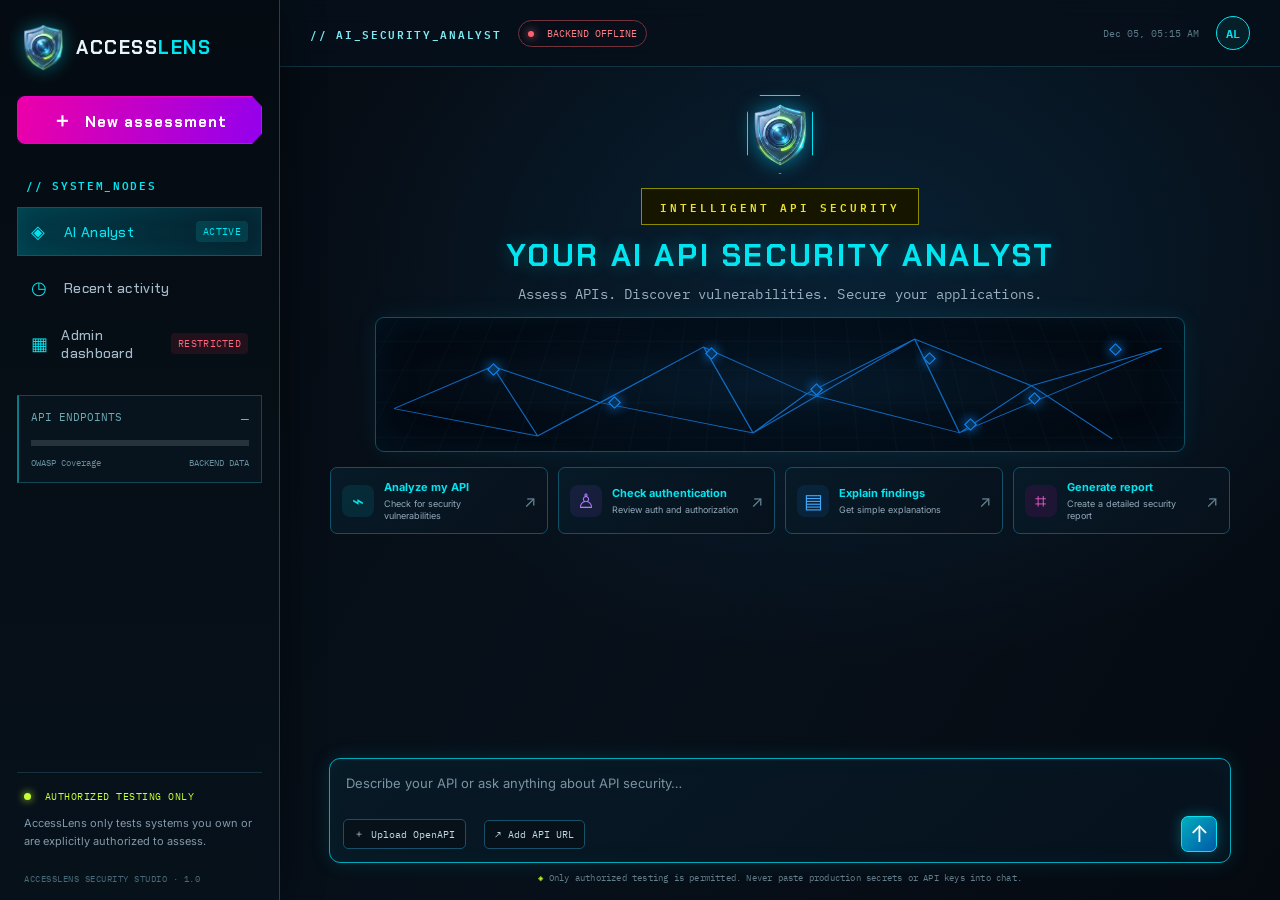
<file: web/accesslens.html>
<!doctype html>
<html lang="en">
<head>
  <meta charset="utf-8">
  <meta name="viewport" content="width=device-width,initial-scale=1">
  <meta name="theme-color" content="#050b12">
  <title>AccessLens — AI API Security Analyst</title>
  <link rel="preconnect" href="https://fonts.googleapis.com">
  <link rel="preconnect" href="https://fonts.gstatic.com" crossorigin>
  <link href="https://fonts.googleapis.com/css2?family=Chakra+Petch:wght@400;500;600;700&family=IBM+Plex+Mono:wght@400;500;600&family=Inter:wght@400;500;600;700;800&display=swap" rel="stylesheet">
  <link rel="stylesheet" href="css/accesslens.css">
  <script src="js/config.js" defer></script>
  <script src="js/api.js" defer></script>
  <script src="js/accesslens.js" defer></script>
</head>
<body>
  <div class="app-shell">
    <aside class="sidebar" id="sidebar">
      <div class="brand-row">
        <img src="assets/accesslens-shield.png" alt="" class="brand-logo">
        <span>ACCESS<span class="brand-accent">LENS</span></span>
        <button class="mobile-close icon-btn" id="closeSidebar" aria-label="Close navigation">×</button>
      </div>
      <button class="new-chat" id="newChat"><span>＋</span> New assessment</button>
      <div class="nav-caption">// SYSTEM_NODES</div>
      <nav class="primary-nav" aria-label="Main navigation">
        <button class="nav-item active" data-view="chat"><span class="nav-icon">◈</span> AI Analyst <span class="nav-tag">ACTIVE</span></button>
        <button class="nav-item" data-view="history"><span class="nav-icon">◷</span> Recent activity</button>
        <button class="nav-item" id="openAdmin"><span class="nav-icon">▦</span> Admin dashboard <span class="nav-tag restricted">RESTRICTED</span></button>
      </nav>
      <div class="sidebar-meter">
        <div class="meter-heading"><span>API ENDPOINTS</span><b id="endpointCount">—</b></div>
        <div class="meter-track"><span></span></div>
        <div class="meter-foot"><span>OWASP Coverage</span><span>BACKEND DATA</span></div>
      </div>
      <div class="sidebar-bottom">
        <span class="live-dot"></span> AUTHORIZED TESTING ONLY
        <p>AccessLens only tests systems you own or are explicitly authorized to assess.</p>
        <div class="sidebar-version">ACCESSLENS SECURITY STUDIO · 1.0</div>
      </div>
    </aside>

    <main class="main-panel">
      <header class="topbar">
        <div class="topbar-left"><button class="icon-btn menu-toggle" id="menuToggle" aria-label="Open navigation">☰</button><span class="terminal-label">// AI_SECURITY_ANALYST</span><span class="connection-pill" id="connection"><i></i> CONNECTING</span></div>
        <div class="topbar-right"><span class="top-date" id="clock"></span><span class="user-avatar">AL</span></div>
      </header>

      <section class="chat-screen" id="chatView">
        <div class="chat-scroll" id="chatScroll">
          <div class="welcome-block" id="welcome">
            <div class="welcome-emblem"><img src="assets/accesslens-shield.png" alt="AccessLens shield"></div>
            <div class="eyebrow">INTELLIGENT API SECURITY</div>
            <h1>YOUR AI API SECURITY ANALYST</h1>
            <p class="welcome-subtitle">Assess APIs. Discover vulnerabilities. Secure your applications.</p>
            <div class="network-visual" aria-hidden="true">
              <div class="network-grid"></div><span class="node n1"></span><span class="node n2"></span><span class="node n3"></span><span class="node n4"></span><span class="node n5"></span><span class="node n6"></span><span class="node n7"></span><span class="node n8"></span>
              <svg viewBox="0 0 900 220" preserveAspectRatio="none"><g fill="none" stroke="#168dff" stroke-width="1.5" opacity=".72"><path d="M20 150 130 80 250 140 365 48 480 125 600 35 730 112 875 50M130 80 180 195 365 48 420 190 600 35 650 190 730 112 820 200M20 150 180 195 250 140 420 190 480 125 650 190 875 50"/></g></svg>
            </div>
            <div class="suggestion-grid">
              <button class="suggestion-card" data-prompt="I want to analyze my API for security vulnerabilities."><span class="suggestion-symbol cyan">⌁</span><span><b>Analyze my API</b><small>Check for security vulnerabilities</small></span><span class="card-arrow">↗</span></button>
              <button class="suggestion-card" data-prompt="Help me check authentication and authorization security."><span class="suggestion-symbol violet">♙</span><span><b>Check authentication</b><small>Review auth and authorization</small></span><span class="card-arrow">↗</span></button>
              <button class="suggestion-card" data-prompt="Explain API security vulnerabilities in simple language."><span class="suggestion-symbol blue">▤</span><span><b>Explain findings</b><small>Get simple explanations</small></span><span class="card-arrow">↗</span></button>
              <button class="suggestion-card" data-prompt="I need a security report for my completed assessment."><span class="suggestion-symbol magenta">⌗</span><span><b>Generate report</b><small>Create a detailed security report</small></span><span class="card-arrow">↗</span></button>
            </div>
          </div>
          <div class="message-list" id="messages" aria-live="polite"></div>
          <div class="scan-panel" id="scanPanel" hidden>
            <div class="scan-panel-head"><span class="scan-pulse"></span><div><b id="scanTitle">Assessment in progress</b><small id="scanStage">Waiting for backend status…</small></div><strong id="scanPercent">—</strong></div>
            <div class="progress-track"><span id="scanProgress"></span></div>
            <div class="scan-meta"><span id="scanId"></span><span id="scanStatus">Awaiting backend</span></div>
          </div>
        </div>

        <div class="composer-wrap">
          <form class="composer" id="chatForm">
            <textarea id="chatInput" rows="1" placeholder="Describe your API or ask anything about API security…" aria-label="Message AccessLens"></textarea>
            <div class="composer-toolbar">
              <div class="composer-tools">
                <label class="tool-button" for="specFile">＋ <span>Upload OpenAPI</span></label>
                <input id="specFile" type="file" accept=".json,.yaml,.yml,application/json,text/yaml" hidden>
                <span id="selectedFile" class="selected-file"></span>
                <button class="tool-button" type="button" id="addUrl">↗ <span>Add API URL</span></button>
              </div>
              <button class="send-button" type="submit" aria-label="Send message">↑</button>
            </div>
          </form>
          <p class="composer-note"><span>◈</span> Only authorized testing is permitted. Never paste production secrets or API keys into chat.</p>
        </div>
      </section>

      <section class="history-screen" id="historyView" hidden>
        <div class="history-heading"><div class="eyebrow">WORKSPACE / SESSION</div><h2>Recent activity</h2><p>Your current conversation history is stored in this browser session only.</p></div>
        <div id="historyList" class="history-list"></div>
      </section>
    </main>
  </div>

  <div class="modal-backdrop" id="scopeModal" hidden>
    <section class="scope-modal" role="dialog" aria-modal="true" aria-labelledby="scopeTitle">
      <div class="modal-kicker">AUTHORIZATION GATE / REQUIRED</div>
      <h2 id="scopeTitle">Confirm your assessment scope</h2>
      <p class="modal-intro">Before AccessLens starts a security assessment, confirm that you are authorized to test this API and define exactly which host and paths are in scope.</p>
      <form id="scopeForm">
        <label for="targetUrl">API base URL</label><input id="targetUrl" type="url" placeholder="https://api.example.com" required>
        <label for="allowedPaths">Allowed paths <small>Comma-separated, absolute paths</small></label><input id="allowedPaths" type="text" value="/" placeholder="/, /v1/users, /v1/orders" required>
        <div class="scope-host" id="scopeHost">HOST SCOPE WILL APPEAR HERE</div>
        <label class="consent-row"><input type="checkbox" id="authorizationCheck" required><span>I own this API or have explicit permission to perform security testing on this host and the paths listed above.</span></label>
        <div class="credential-warning"><b>Credential safety</b><span>Do not enter API keys, passwords, or production secrets here. The current backend contract does not provide a secure credential-vault workflow.</span></div>
        <div class="modal-actions"><button type="button" class="secondary-button" id="cancelScope">Cancel</button><button type="submit" class="primary-button" id="confirmScope">Confirm authorized scope</button></div>
      </form>
    </section>
  </div>

  <div class="toast" id="toast" role="status" aria-live="polite"></div>
</body>
</html>
</file>
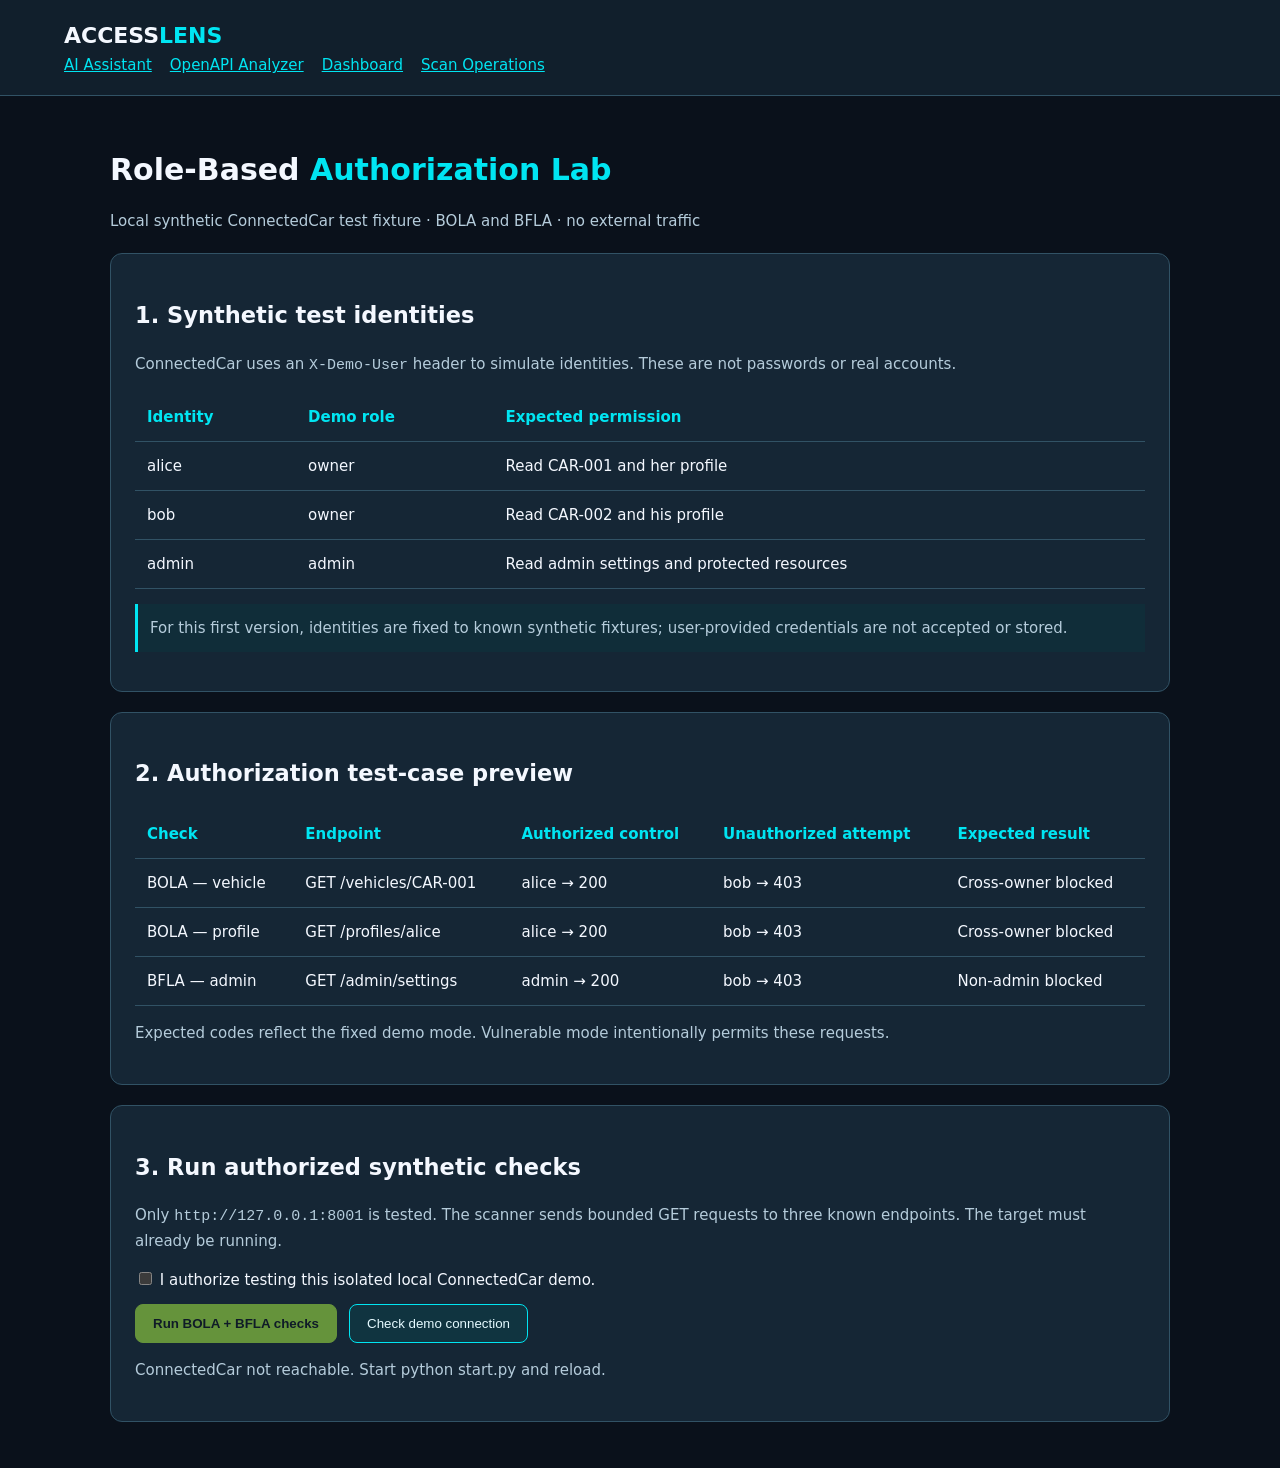
<file: web/authorization-lab.html>
<!doctype html><html lang="en"><head><meta charset="utf-8"><meta name="viewport" content="width=device-width,initial-scale=1"><title>AccessLens | Authorization Lab</title><style>:root{color-scheme:dark}*{box-sizing:border-box}body{margin:0;background:#0a111b;color:#f4f8ff;font:15px/1.6 system-ui,Segoe UI,sans-serif}header{background:#111f2c;border-bottom:1px solid #315265;padding:18px 5%}header b{font-size:22px}header b span,h1 span{color:#00e5f2}nav{display:flex;gap:18px;flex-wrap:wrap}a{color:#00e5f2}main{max-width:1100px;margin:auto;padding:30px 20px}section{background:#152635;border:1px solid #315265;border-radius:12px;padding:24px;margin:20px 0}p,small{color:#b5ccdb}h1{margin-bottom:0}button{background:#103440;border:1px solid #00e5f2;color:#e5faff;border-radius:8px;padding:11px 17px;cursor:pointer}button.primary{background:#b5ff42;border-color:#b5ff42;color:#0a111b;font-weight:700}button:disabled{opacity:.5}label{display:block;margin:12px 0}input[type=checkbox]{accent-color:#b5ff42}table{width:100%;border-collapse:collapse;min-width:650px}th,td{padding:12px;border-bottom:1px solid #315265;text-align:left}th{color:#00e5f2} .wrap{overflow:auto}.note{padding:12px;background:#102d39;border-left:3px solid #00e5f2}.status{font-weight:700}.fail{color:#ff9a9a}.pass{color:#b5ff42}.inconclusive{color:#ffe1a1}.actions{display:flex;gap:12px;flex-wrap:wrap}.mono{font-family:ui-monospace,monospace}</style></head><body><header><b>ACCESS<span>LENS</span></b><nav><a href="user-portal.html">AI Assistant</a><a href="openapi-analyzer.html">OpenAPI Analyzer</a><a href="dashboard-preview.html">Dashboard</a><a href="admin-live.html">Scan Operations</a></nav></header><main><h1>Role-Based <span>Authorization Lab</span></h1><p>Local synthetic ConnectedCar test fixture · BOLA and BFLA · no external traffic</p><section><h2>1. Synthetic test identities</h2><p>ConnectedCar uses an <code>X-Demo-User</code> header to simulate identities. These are not passwords or real accounts.</p><div class="wrap"><table><thead><tr><th>Identity</th><th>Demo role</th><th>Expected permission</th></tr></thead><tbody><tr><td>alice</td><td>owner</td><td>Read CAR-001 and her profile</td></tr><tr><td>bob</td><td>owner</td><td>Read CAR-002 and his profile</td></tr><tr><td>admin</td><td>admin</td><td>Read admin settings and protected resources</td></tr></tbody></table></div><p class="note">For this first version, identities are fixed to known synthetic fixtures; user-provided credentials are not accepted or stored.</p></section><section><h2>2. Authorization test-case preview</h2><div class="wrap"><table><thead><tr><th>Check</th><th>Endpoint</th><th>Authorized control</th><th>Unauthorized attempt</th><th>Expected result</th></tr></thead><tbody><tr><td>BOLA — vehicle</td><td>GET /vehicles/CAR-001</td><td>alice → 200</td><td>bob → 403</td><td>Cross-owner blocked</td></tr><tr><td>BOLA — profile</td><td>GET /profiles/alice</td><td>alice → 200</td><td>bob → 403</td><td>Cross-owner blocked</td></tr><tr><td>BFLA — admin</td><td>GET /admin/settings</td><td>admin → 200</td><td>bob → 403</td><td>Non-admin blocked</td></tr></tbody></table></div><p>Expected codes reflect the fixed demo mode. Vulnerable mode intentionally permits these requests.</p></section><section><h2>3. Run authorized synthetic checks</h2><p>Only <span class="mono">http://127.0.0.1:8001</span> is tested. The scanner sends bounded GET requests to three known endpoints. The target must already be running.</p><label><input type="checkbox" id="consent"> I authorize testing this isolated local ConnectedCar demo.</label><div class="actions"><button id="run" class="primary" disabled>Run BOLA + BFLA checks</button><button id="refresh" type="button">Check demo connection</button></div><p id="connection" role="status"></p><p id="status" role="status"></p></section><section id="results" hidden><h2>4. Evidence and verdicts</h2><p id="scan-summary"></p><div class="wrap"><table><thead><tr><th>Test</th><th>Endpoint</th><th>Verdict</th><th>Evidence</th><th>Remediation</th></tr></thead><tbody id="findings"></tbody></table></div><p class="note">Evidence is limited to response status codes and scanner observations. Full HTTP request/response capture is not implemented.</p><div class="actions"><a id="report" href="#" target="_blank" rel="noopener">Open printable report</a><a id="dashboard" href="dashboard-preview.html">View dashboard</a></div></section></main><script>"use strict";const el=id=>document.getElementById(id),API="http://127.0.0.1:8000",TARGET="http://127.0.0.1:8001";el("consent").addEventListener("change",()=>el("run").disabled=!el("consent").checked);function td(tr,value){const c=document.createElement("td");c.textContent=String(value??"—");tr.append(c)}async function check(){el("connection").textContent="Checking local demo...";try{const r=await fetch(TARGET+"/health",{signal:AbortSignal.timeout(5000)});if(!r.ok)throw Error("HTTP "+r.status);const data=await r.json();el("connection").textContent="ConnectedCar online · mode: "+data.mode+" · "+data.service}catch{el("connection").textContent="ConnectedCar not reachable. Start python start.py and reload."}}el("refresh").addEventListener("click",check);el("run").addEventListener("click",async()=>{if(!el("consent").checked)return;el("run").disabled=true;el("status").textContent="Running authorized local synthetic checks...";el("results").hidden=true;try{const r=await fetch(API+"/api/v1/scans",{method:"POST",headers:{"Content-Type":"application/json"},body:JSON.stringify({target_url:TARGET,approved_scope:["/vehicles","/profiles","/admin"],mode:"vulnerable",authorized:true})});const job=await r.json();if(!r.ok||job.status!=="completed")throw Error(job.message||job.detail||"Scan did not complete");const auth=job.findings.filter(f=>f.type==="BOLA"||f.type==="Broken Function Level Authorization");el("findings").replaceChildren();for(const f of auth){const tr=document.createElement("tr");td(tr,f.type);td(tr,f.endpoint);td(tr,f.verdict);td(tr,JSON.stringify(f.evidence||{}));td(tr,f.recommendation||"Review authorization enforcement");el("findings").append(tr)}el("scan-summary").textContent=auth.length+" authorization checks · "+auth.filter(f=>f.verdict==="FAIL").length+" failed · "+auth.filter(f=>f.verdict==="PASS").length+" passed";el("report").href=API+"/api/v1/scans/"+encodeURIComponent(job.id)+"/report/html";el("results").hidden=false;el("status").textContent="Completed. Findings recorded by the existing AccessLens scanner."}catch(e){el("status").textContent="Unable to run: "+e.message}finally{el("run").disabled=!el("consent").checked}});check();</script></body></html>
</file>
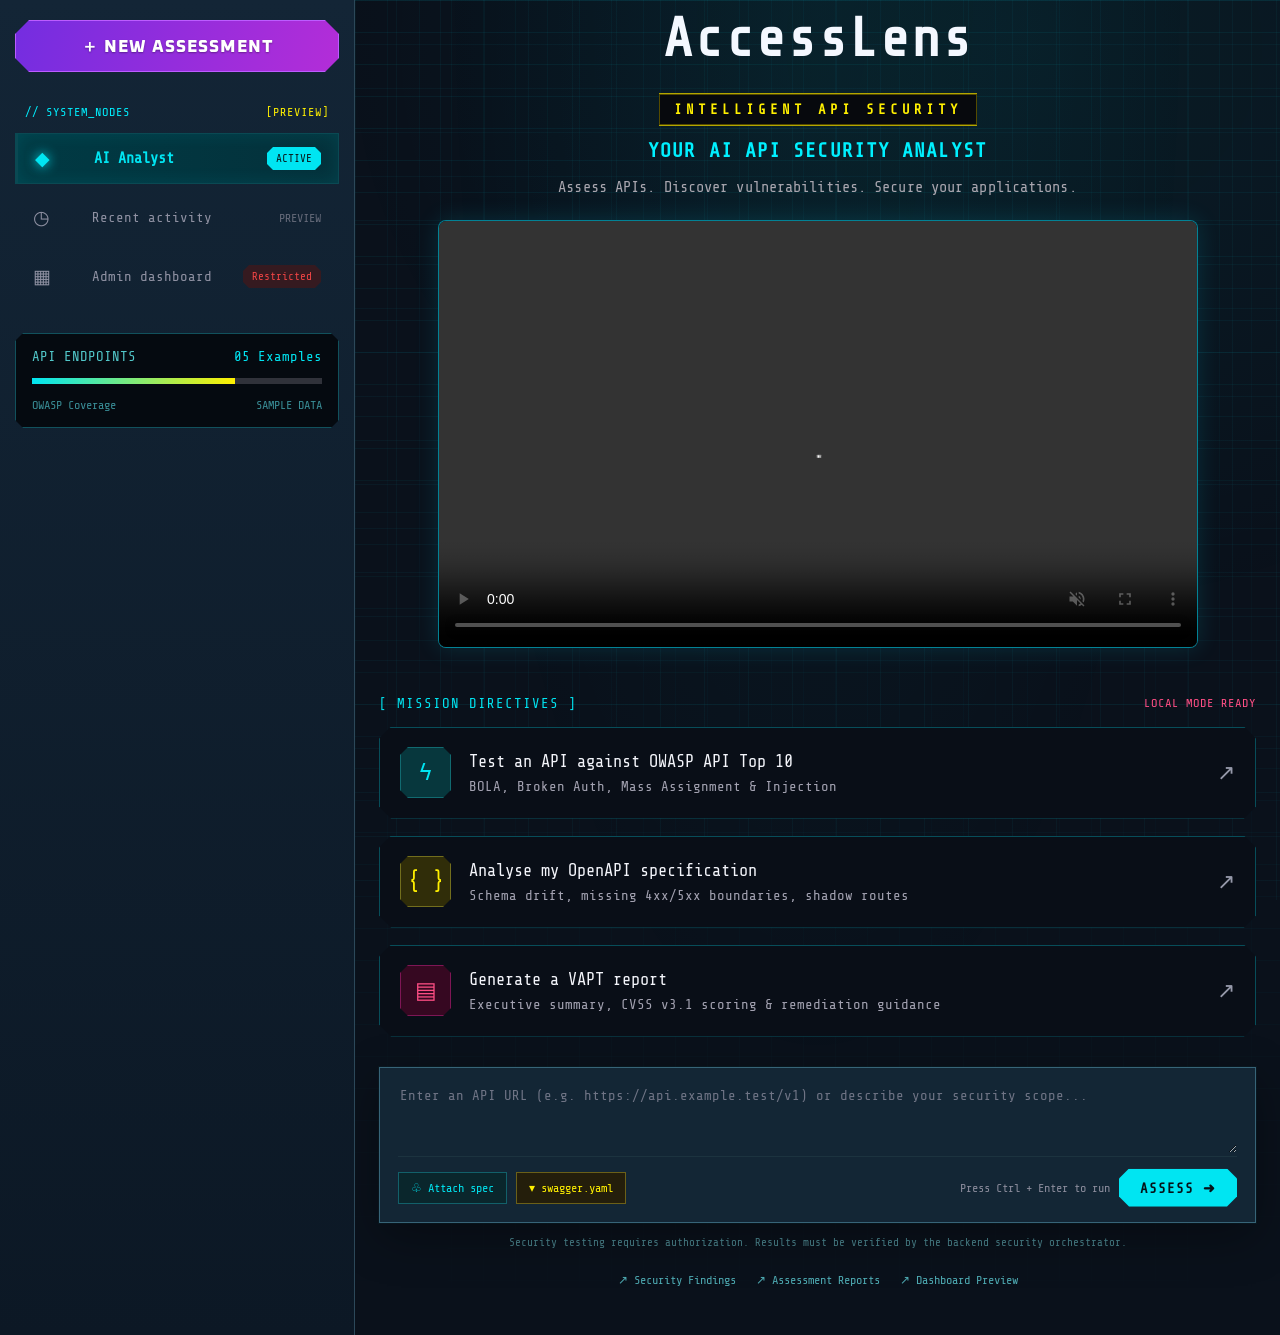
<file: web/cyber-home-reference.html>
<!DOCTYPE html>

<html lang="en"><head><meta charset="utf-8"/><meta content="width=device-width,initial-scale=1" name="viewport"/><title>AccessLens // Cyber Sec Terminal</title>
<style>
@import url('https://fonts.googleapis.com/css2?family=Chakra+Petch:wght@400;500;600;700&family=Oxanium:wght@400;500;600;700;800&family=Share+Tech+Mono&display=swap');
:root{--bg:#0D1117;--side:#161B22;--card:#161B22;--cyan:#00F0FF;--pink:#C084FC;--yellow:#F59E0B;--gray:#8B949E;--line:#2A3B4C;--mono:'Share Tech Mono',Consolas,monospace;--display:'Oxanium','Chakra Petch',sans-serif}*{box-sizing:border-box}html{scroll-behavior:smooth}body{margin:0;background:var(--bg);color:#e7f7ff;font-family:var(--mono);font-size:14px}button,textarea,input{font:inherit}button{cursor:pointer}button:focus-visible,a:focus-visible,textarea:focus-visible,input:focus-visible{outline:2px solid var(--cyan);outline-offset:3px}a{color:inherit;text-decoration:none}.top{height:57px;background:#0D1117;border-bottom:1px solid #30363D;display:grid;grid-template-columns:1fr auto;align-items:center;padding:0 22px;position:relative;z-index:2}.identity{font-family:var(--display);font-size:16px;font-weight:800;letter-spacing:2px;color:var(--cyan);text-shadow:0 0 15px #00f0ff80;white-space:nowrap}.identity .diamond{display:inline-block;background:var(--pink);width:15px;height:15px;transform:rotate(45deg);margin-right:13px;box-shadow:0 0 14px #C084FC99}.version{display:inline-block;font:11px var(--mono);letter-spacing:0;margin-left:10px;padding:4px 9px;color:#00F0FF;border:1px solid #2A3B4C;text-shadow:none}.themes{height:100%;display:flex;align-items:center;gap:6px;border-left:1px solid #22303c;border-right:1px solid #22303c;padding:0 7px}.theme{font-family:'Chakra Petch',sans-serif;font-weight:700;color:#448d96;padding:10px 14px;border:1px solid transparent;background:none}.theme.active{border:1px solid var(--cyan);border-radius:3px;color:var(--cyan);background:#07262c;box-shadow:0 0 13px #00f0ff55,inset 0 0 8px #00f0ff20}.design{justify-self:end;background:#24162F;border:1px solid #694389;color:#C084FC;padding:10px 18px;clip-path:polygon(6% 0,94% 0,100% 20%,100% 80%,94% 100%,6% 100%,0 80%,0 20%);font-weight:700}.layout{display:grid;grid-template-columns:352px minmax(0,1fr);min-height:calc(100vh - 57px)}.sidebar{background:#161B22;border-right:1px solid #1d3641;display:flex;flex-direction:column;min-height:calc(100vh - 57px)}.side-top{padding:20px 12px}.new{height:52px;width:100%;background:linear-gradient(95deg,#C084FC,#A855F7);color:#fff;border:0;clip-path:polygon(14px 0,calc(100% - 14px) 0,100% 14px,100% calc(100% - 14px),calc(100% - 14px) 100%,14px 100%,0 calc(100% - 14px),0 14px);font:800 17px var(--display);letter-spacing:1px;text-shadow:0 1px 2px #0005;box-shadow:inset 0 0 0 1px #C084FC}.new:hover{filter:brightness(1.15)}.side-label{display:flex;justify-content:space-between;margin:33px 10px 14px;color:#00F0FF;letter-spacing:1px;font-size:12px}.side-label b{color:var(--yellow);font-weight:400}.nav{display:grid;gap:8px}.nav-item{display:flex;align-items:center;gap:17px;padding:13px 17px;color:#8f91a2;min-height:50px;border:1px solid transparent}.nav-item .ico{font-size:19px;width:42px;text-align:left}.nav-item.active{background:linear-gradient(90deg,#05383c,#0b3036);border-color:#0e6670;border-left:3px solid var(--cyan);color:var(--cyan);box-shadow:inset 0 0 18px #00f0ff18}.nav-item.active .ico{text-shadow:0 0 12px var(--cyan)}.nav-item strong{font-size:15px}.nav-item small{margin-left:auto;color:#071315;background:var(--cyan);padding:5px 9px;clip-path:polygon(6px 0,calc(100% - 6px) 0,100% 6px,100% calc(100% - 6px),calc(100% - 6px) 100%,6px 100%,0 calc(100% - 6px),0 6px);font-size:11px}.nav-item .restricted{background:#351A20;color:#EF4444}.nav-item .logs{margin-left:auto;font-size:12px;color:#666b7a}.meter{margin-top:31px;padding:15px 16px;border:1px solid #11515c;background:#07131b;clip-path:polygon(8px 0,calc(100% - 8px) 0,100% 8px,100% calc(100% - 8px),calc(100% - 8px) 100%,8px 100%,0 calc(100% - 8px),0 8px)}.meter-row{display:flex;justify-content:space-between;color:#52c8ca}.meter-row b{color:var(--cyan);font-weight:500}.meter-track{height:6px;margin:14px 0;background:#30323a;position:relative}.meter-track span{display:block;width:70%;height:100%;background:linear-gradient(90deg,var(--cyan),var(--yellow))}.meter-bottom{display:flex;justify-content:space-between;font-size:12px;color:#398d96}.side-foot{margin-top:auto;border-top:1px solid #1d3441;padding:20px 12px 18px;line-height:1.7;color:#9697a8;font-size:12px}.side-foot strong{display:block;color:var(--yellow);margin:0 0 8px 18px}.workspace{min-width:0;position:relative;overflow:hidden;background:radial-gradient(ellipse 60% 42% at 51% 23%,rgba(56,7,45,.15),transparent 80%),#0D1117}.workspace:before{content:"";pointer-events:none;position:absolute;inset:0 0 auto;height:530px;background-image:linear-gradient(#0af6ee09 1px,transparent 1px),linear-gradient(90deg,#0af6ee09 1px,transparent 1px);background-size:24px 24px;mask-image:linear-gradient(#000,transparent)}.workspace:after{content:"";position:absolute;left:50%;top:0;transform:translateX(-50%);width:64px;height:10px;border-top:2px solid var(--cyan);background:#00fff016;clip-path:polygon(0 0,100% 0,85% 100%,15% 100%);pointer-events:none}.inner{position:relative;width:min(960px,calc(100% - 48px));margin:32px auto 48px}.hero{text-align:center}.eyebrow{display:inline-block;border-top:1px solid #8e7c1a;border-bottom:1px solid #8e7c1a;padding:7px 16px;color:var(--yellow);font-size:14px;letter-spacing:3px;background:#17120b}.hero h1{font:800 clamp(52px,5.2vw,78px)/1 var(--display);letter-spacing:5px;margin:18px 0 10px;color:#f0faff;text-shadow:0 0 18px #dffaff4d}.hero h1 span{color:var(--cyan);text-shadow:0 0 22px #00f0ff9e}.hero h1 sup{font:13px var(--mono);color:#C084FC;vertical-align:middle;letter-spacing:0}.hero h2{font-size:20px;color:var(--cyan);letter-spacing:1px;margin:14px 0 18px}.hero p{font-size:16px;color:#aaa8b4;margin:0}.directive-head{display:flex;justify-content:space-between;align-items:center;margin:47px 0 16px;color:var(--cyan);letter-spacing:1px}.directive-head span:last-child{color:var(--pink);font-size:12px}.tasks{display:grid;gap:17px}.task{width:100%;text-align:left;min-height:92px;display:flex;align-items:center;gap:18px;padding:15px 20px;background:#161B22;border:1px solid #12454d;clip-path:polygon(12px 0,calc(100% - 12px) 0,100% 12px,100% calc(100% - 12px),calc(100% - 12px) 100%,12px 100%,0 calc(100% - 12px),0 12px);color:#f4f5fb;transition:background .15s,border-color .15s}.task:hover{background:#101a25;border-color:var(--cyan)}.task .glyph{width:51px;height:51px;display:grid;place-items:center;flex:none;font-size:23px;clip-path:polygon(8px 0,calc(100% - 8px) 0,100% 8px,100% calc(100% - 8px),calc(100% - 8px) 100%,8px 100%,0 calc(100% - 8px),0 8px)}.task:nth-child(1) .glyph{background:#07373d;color:var(--cyan);border:1px solid #116a70}.task:nth-child(2) .glyph{background:#302d09;color:var(--yellow);border:1px solid #726e1d}.task:nth-child(3) .glyph{background:#360821;color:var(--pink);border:1px solid #7e1655}.task .copy{flex:1}.task strong{font-size:17px;font-weight:500}.task small{display:block;color:#a3a2b1;font-size:14px;margin-top:8px}.task .arrow{font-size:22px;color:#9699aa}.composer{margin-top:30px;border:1px solid #087d87;border-top:2px solid var(--cyan);padding:15px 18px;background:#161B22;box-shadow:0 0 18px #00f0ff12}.composer textarea{width:100%;min-height:70px;background:transparent;color:#effcff;border:0;resize:vertical;outline:none;line-height:1.5}.composer textarea::placeholder{color:#6f7485}.compose-foot{display:flex;gap:9px;align-items:center;border-top:1px solid #1c333f;padding-top:12px}.attach,.sample{padding:8px 12px;border:1px solid #12606a;color:var(--cyan);background:#0a262c;font-size:12px}.sample{color:var(--yellow);border-color:#6b6018;background:#241e0b}.shortcut{margin-left:auto;color:#8b8c9c;font-size:12px}.assess{border:0;background:var(--cyan);color:#061219;padding:11px 21px;font-weight:bold;letter-spacing:1px;clip-path:polygon(10px 0,calc(100% - 10px) 0,100% 10px,100% calc(100% - 10px),calc(100% - 10px) 100%,10px 100%,0 calc(100% - 10px),0 10px);box-shadow:0 0 15px #00f0ff33}.disclaimer{font-size:11px;color:#41747c;text-align:center;margin-top:13px}.console{display:none;margin-top:20px;border:1px solid #145c67;background:#09121a;padding:18px}.console.open{display:block}.console h3{color:var(--cyan);margin:0 0 10px}.console p{line-height:1.6;color:#a5b6c0}.scope{display:grid;grid-template-columns:1fr 1fr;gap:12px}.scope label{color:var(--yellow)}.scope input{display:block;width:100%;margin-top:7px;padding:10px;background:#060b12;border:1px solid #31505d;color:white}.confirm{margin-top:12px;background:#12372F;color:var(--cyan);border:1px solid var(--cyan);padding:11px}.utility{display:flex;gap:20px;justify-content:center;margin-top:24px;font-size:12px;color:#4da9b1}.utility a:hover{color:var(--cyan)}@media(max-width:1350px){.top{grid-template-columns:1fr auto}.design{display:none}.layout{grid-template-columns:285px 1fr}.hero h1{font-size:clamp(45px,5vw,70px)}}@media(max-width:900px){.layout{grid-template-columns:230px 1fr}.identity{font-size:12px}.top{padding:0 12px}.theme{padding:8px}.side-top{padding:15px 8px}.task strong{font-size:14px}.task small{font-size:12px}.hero h1{letter-spacing:2px}.inner{width:calc(100% - 30px)}}@media(max-width:650px){.top{height:auto;min-height:55px;display:flex;flex-wrap:wrap;justify-content:center;padding:12px;gap:10px}.identity{white-space:normal;text-align:center}.layout{display:block}.sidebar{min-height:0}.side-top{padding:12px}.side-label,.meter,.side-foot{display:none}.nav{display:flex;overflow:auto}.nav-item{padding:10px;white-space:nowrap}.nav-item small,.nav-item .logs{display:none}.inner{margin:28px auto;width:calc(100% - 24px)}.hero h1{font-size:clamp(37px,9vw,56px)}.hero h2{font-size:15px}.hero p{font-size:13px}.directive-head{margin-top:35px}.task{min-height:80px;padding:12px;gap:10px}.task .glyph{width:38px;height:38px}.task strong{font-size:13px}.task small{font-size:11px}.scope{grid-template-columns:1fr}.shortcut{display:none}.composer{padding:10px}.assess{padding:10px}}
.hero-mark{width:80px;height:80px;margin:0 auto 20px;display:grid;place-items:center;background:#102832;border:2px solid #00f0ff;clip-path:polygon(14% 0,86% 0,100% 14%,100% 86%,86% 100%,14% 100%,0 86%,0 14%);box-shadow:0 0 22px rgba(0,240,255,.18)}.hero-mark svg{width:36px;height:36px;stroke:#030d12;fill:none;stroke-width:2.6;stroke-linecap:round;stroke-linejoin:round}.hero .eyebrow{color:#ffe500;border-color:#b9aa00;background:#0d1117;letter-spacing:4px;font-weight:700;padding:8px 15px;box-shadow:inset 0 0 0 1px #554b00}
/* Reference-matched typography and subtle cyber terminal lines */
@import url('https://fonts.googleapis.com/css2?family=Orbitron:wght@500;600;700;800;900&family=Rajdhani:wght@500;600;700&family=Share+Tech+Mono&display=swap');
.workspace{background:radial-gradient(ellipse 62% 27% at 50% 12%,rgba(0,240,255,.055),transparent 82%),#0D1117}
.workspace::before{height:100%;background-image:repeating-linear-gradient(to bottom,rgba(222,26,112,.10) 0px,rgba(222,26,112,.10) 1px,transparent 1px,transparent 5px),linear-gradient(90deg,rgba(0,240,255,.035) 1px,transparent 1px);background-size:100% 5px,64px 100%;mask-image:linear-gradient(to bottom,rgba(0,0,0,.88),rgba(0,0,0,.22) 70%,transparent);opacity:.55}
.hero h1{font-family:'Orbitron','Arial Black',sans-serif;font-weight:900;font-size:clamp(42px,5.6vw,86px);letter-spacing:1.5px;line-height:1.14;margin:18px 0 10px;color:#f8fcff;text-shadow:0 0 18px rgba(255,255,255,.18);white-space:nowrap}
.hero h1 span{color:#00F0FF;text-shadow:0 0 20px rgba(0,240,255,.48)}
.hero h2{font-family:'Share Tech Mono',Consolas,monospace;font-weight:700;color:#00F0FF;font-size:clamp(14px,1.55vw,22px);letter-spacing:1.1px;margin:13px 0 16px}
.hero p{font-family:'Share Tech Mono',Consolas,monospace;color:#a9a6af;font-size:clamp(12px,1.2vw,17px);letter-spacing:.1px}
@media(max-width:650px){.hero h1{font-size:clamp(29px,8.3vw,54px);letter-spacing:0}.hero h2{font-size:14px}.hero p{font-size:12px}}

/* Only the ACCESSLENS wordmark is updated to match the supplied reference. */
@import url('https://fonts.googleapis.com/css2?family=Tektur:wght@800;900&display=swap');
.hero h1{font-family:'Tektur','Orbitron','Arial Black',sans-serif;font-weight:900;font-variation-settings:'wdth' 100;letter-spacing:1px;font-size:clamp(40px,5.7vw,84px);line-height:1.04;white-space:nowrap;color:#f7fdff;text-shadow:0 0 12px rgba(255,255,255,.12)}
.hero h1 span{color:#00F0FF;text-shadow:0 0 16px rgba(0,240,255,.28)}
@media(max-width:650px){.hero h1{font-size:clamp(28px,8vw,54px);letter-spacing:0}}
.hero h1.exact-wordmark{margin:18px auto 10px;line-height:1;max-width:100%;width:min(692px,100%)}.hero h1.exact-wordmark img{display:block;width:100%;height:auto;object-fit:contain;filter:drop-shadow(0 0 7px rgba(0,240,255,.12))}
/* Screenshot-matched Cyber Funk layout — visual-only refinements. */
:root{--bg:#05070c;--side:#070b11;--card:#0a0f18;--cyan:#00e9f5;--pink:#f500a9;--yellow:#fff000;--line:#123943}
body{background:#05070c}
.layout{min-height:100vh;grid-template-columns:355px minmax(0,1fr)}
.sidebar{background:#070b11;min-height:100vh;border-right:1px solid #07505a}
.side-top{padding:20px 15px}
.new{background:linear-gradient(100deg,#ff008c 0%,#e500b7 48%,#8700ff 100%);font-size:17px}
.side-label{margin-top:33px}
.nav-item.active{background:linear-gradient(90deg,#003a44,#04313b);border-color:#0a4953}
.meter{background:#050a10}
.workspace{background:radial-gradient(ellipse 57% 37% at 50% 24%,rgba(95,6,65,.16),transparent 78%),#05070c}
.workspace::before{inset:0;height:100%;background-image:linear-gradient(to right,rgba(0,236,255,.043) 1px,transparent 1px),repeating-linear-gradient(to bottom,rgba(0,238,255,.027) 0px,rgba(0,238,255,.027) 1px,transparent 1px,transparent 5px),linear-gradient(to bottom,rgba(234,0,122,.03) 1px,transparent 1px);background-size:40px 100%,100% 5px,100% 21px;mask-image:linear-gradient(to bottom,#000 0%,rgba(0,0,0,.92) 55%,transparent 100%);opacity:1}
.workspace::after{display:none}
.inner{width:min(960px,calc(100% - 48px));margin:8px auto 48px}
.hero-mark{margin:0 auto 20px}
.hero .eyebrow{color:#fff000;border-color:#b2a600;background:#07090d}
.hero h1.exact-wordmark{margin:20px auto 12px;width:min(692px,100%)}
.hero h2{color:#00f0ff}
.directive-head{margin-top:48px}
.task{background:#090e17;border-color:#074d59}
.task:hover{background:#101b25}
.composer{background:#090e17}
@media(max-width:900px){.layout{grid-template-columns:230px minmax(0,1fr)}}
@media(max-width:650px){.layout{display:block}.sidebar{min-height:0}.inner{margin:22px auto 40px}}

/* Uploaded AccessLens logo, without changing existing page design */
.hero h1.exact-wordmark{width:min(740px,100%)!important;margin:16px auto 10px!important}
.hero h1.exact-wordmark img{width:100%!important;height:clamp(150px,25vw,275px)!important;object-fit:contain!important;border-radius:8px}
 .hero-mark img{width:58px;height:64px;object-fit:contain;display:block}
 .hero-mark img{display:block;width:100%;height:100%;object-fit:contain;font-size:0;color:transparent}.hero-mark{overflow:hidden;display:flex;align-items:center;justify-content:center} </style><style id="cyber-scanline-background">
/* Cyber terminal background only; all existing elements remain unchanged. */
.workspace {
  background:
    radial-gradient(ellipse 72% 46% at 50% 22%, rgba(0,240,255,.055), transparent 76%),
    radial-gradient(ellipse 66% 44% at 50% 45%, rgba(192,132,252,.065), transparent 82%),
    repeating-linear-gradient(to bottom, transparent 0px, transparent 3px, rgba(195,50,133,.085) 4px, transparent 5px),
    linear-gradient(180deg,#0a1018 0%,#0d1019 65%,#0d1117 100%);
}
.workspace::before {
  content:"";
  position:absolute;
  inset:0;
  height:auto;
  pointer-events:none;
  background-image:
    linear-gradient(rgba(0,240,255,.075) 1px,transparent 1px),
    linear-gradient(90deg,rgba(0,240,255,.048) 1px,transparent 1px);
  background-size:32px 32px;
  -webkit-mask-image:linear-gradient(to bottom,rgba(0,0,0,.85),rgba(0,0,0,.34) 70%,transparent);
  mask-image:linear-gradient(to bottom,rgba(0,0,0,.85),rgba(0,0,0,.34) 70%,transparent);
  z-index:0;
}
.inner {position:relative;z-index:1}
@media (prefers-reduced-motion:no-preference) {
  .workspace {background-attachment:local}
}
</style><style>
.project-video-section{max-width:940px;margin:34px auto 38px;padding:22px;border:1px solid rgba(0,229,255,.36);background:rgba(4,13,27,.83);box-shadow:0 0 28px rgba(0,229,255,.10);text-align:center}
.project-video-section h2{font-family:inherit;color:#00e5ff;letter-spacing:2px;font-size:clamp(18px,2.5vw,26px);margin:0 0 10px}
.project-video-section p{color:#a8b8c8;margin:0 0 18px}
.project-video-section video{display:block;width:100%;height:auto;max-height:520px;background:#020710;border:1px solid rgba(0,229,255,.55);border-radius:5px}
</style><style>
/* Video directly beneath homepage tagline; original Cyber Funk styling preserved. */
.hero-project-video{width:min(100%,760px);margin:24px auto 10px;position:relative;z-index:2}
.hero-project-video video{display:block;width:100%;height:auto;max-height:430px;aspect-ratio:16/9;object-fit:contain;background:#050914;border:1px solid rgba(0,229,255,.55);border-radius:8px;box-shadow:0 0 25px rgba(0,229,255,.14)}
@media(max-width:640px){.hero-project-video{margin:16px auto 8px}}
</style><link rel="stylesheet" href="css/accesslens-palette.css?v=unified-20261031"></head><body>

<div class="layout"><aside class="sidebar"><div class="side-top"><button class="new" id="new">＋ NEW ASSESSMENT</button><div class="side-label"><span>// SYSTEM_NODES</span><b>[PREVIEW]</b></div><nav class="nav"><a class="nav-item active" href="cyber-home-reference.html"><span class="ico">◆</span><strong>AI Analyst</strong><small>ACTIVE</small></a><a class="nav-item" href="dashboard-preview.html"><span class="ico">◷</span>Recent activity<span class="logs">PREVIEW</span></a><a class="nav-item" href="dashboard-preview.html"><span class="ico">▦</span>Admin dashboard<small class="restricted">Restricted</small></a></nav><div class="meter"><div class="meter-row"><span>API ENDPOINTS</span><b>05 Examples</b></div><div class="meter-track"><span></span></div><div class="meter-bottom"><span>OWASP Coverage</span><span>SAMPLE DATA</span></div></div></div></aside>
<main class="workspace"><div class="inner"><section class="hero"><div style="font-size:clamp(32px,5vw,54px);font-weight:800;letter-spacing:2px;margin-bottom:24px">AccessLens</div><div class="eyebrow">INTELLIGENT API SECURITY</div><h2>YOUR AI API SECURITY ANALYST</h2><p>Assess APIs. Discover vulnerabilities. Secure your applications.</p><div class="hero-project-video" aria-label="AccessLens project demonstration">
  <video controls autoplay muted playsinline preload="auto" aria-label="AccessLens demonstration video" style="cursor:pointer">
    <source src="./assets/project-video-fixed.mp4" type="video/mp4">
    Your browser does not support HTML5 video.
  </video>
</div></section><div class="directive-head"><span>[ MISSION DIRECTIVES ]</span><span>LOCAL MODE READY</span></div><section aria-label="Suggested tasks" class="tasks"><button class="task" data-task="Test an API against OWASP API Top 10"><span class="glyph">ϟ</span><span class="copy"><strong>Test an API against OWASP API Top 10</strong><small>BOLA, Broken Auth, Mass Assignment &amp; Injection</small></span><span class="arrow">↗</span></button><button class="task" data-task="Analyse my OpenAPI specification"><span class="glyph">{ }</span><span class="copy"><strong>Analyse my OpenAPI specification</strong><small>Schema drift, missing 4xx/5xx boundaries, shadow routes</small></span><span class="arrow">↗</span></button><button class="task" data-task="Generate a VAPT report"><span class="glyph">▤</span><span class="copy"><strong>Generate a VAPT report</strong><small>Executive summary, CVSS v3.1 scoring &amp; remediation guidance</small></span><span class="arrow">↗</span></button></section><section aria-label="Assessment request" class="composer"><textarea aria-label="Assessment prompt" id="prompt" placeholder="Enter an API URL (e.g. https://api.example.test/v1) or describe your security scope..."></textarea><div class="compose-foot"><button class="attach" id="attach">♧ Attach spec</button><button class="sample" id="sample">▾ swagger.yaml</button><span class="shortcut">Press Ctrl + Enter to run</span><button class="assess" id="assess">ASSESS ➜</button></div></section><p class="disclaimer">Security testing requires authorization. Results must be verified by the backend security orchestrator.</p><section aria-live="polite" class="console" id="console"><h3>[ ASSESSMENT CONSOLE — LOCAL SCANNER ]</h3><p id="response"></p><div class="scope"><label>AUTHORIZED API BASE URL<input id="base" placeholder="https://api.example.test"/></label><label>PERMITTED PATHS<input id="paths" placeholder="/users, /health"/></label></div><button class="confirm" id="confirm">AUTHORIZE & RUN LOCAL SCAN</button><p id="scope-status"></p></section><div class="utility"><a href="findings-preview.html">↗ Security Findings</a><a href="reports-preview.html">↗ Assessment Reports</a><a href="dashboard-preview.html">↗ Dashboard Preview</a></div></div></main></div>
<script>
'use strict';const $=id=>document.getElementById(id);document.querySelectorAll('[data-task]').forEach(btn=>btn.addEventListener('click',()=>{$('prompt').value=btn.dataset.task;$('prompt').focus()}));$('new').addEventListener('click',()=>{$('prompt').value='';$('console').classList.remove('open');$('base').value='';$('paths').value='';$('prompt').focus()});function assess(){const q=$('prompt').value.trim();if(!q){$('prompt').focus();return}$('console').classList.add('open');$('response').textContent='Request prepared: '+q+'. This is a local UI demonstration. Enter authorized scope to continue. No API scan or network test has started.';$('scope-status').textContent='';$('console').scrollIntoView({behavior:'smooth',block:'nearest'})}$('assess').addEventListener('click',assess);$('prompt').addEventListener('keydown',e=>{if(e.key==='Enter'&&(e.ctrlKey||e.metaKey)){e.preventDefault();assess()}});$('confirm').addEventListener('click',async()=>{
const button=$('confirm'),status=$('scope-status'),base=$('base').value.trim(),raw=$('paths').value.trim();
if(!base||!raw){status.textContent='Enter the authorized local API URL and permitted paths.';return}
let url;try{url=new URL(base)}catch{status.textContent='Enter a valid URL such as http://127.0.0.1:8001';return}
if(url.protocol!=='http:'||!['127.0.0.1','localhost'].includes(url.hostname)||url.port!=='8001'||url.username||url.password||url.search||url.hash||!['','/'].includes(url.pathname)){status.textContent='Only the local ConnectedCar lab base URL http://127.0.0.1:8001 is supported.';return}
const paths=raw.split(',').map(x=>x.trim());if(paths.some(p=>!p.startsWith('/')||p.startsWith('//')||/[?#]/.test(p))){status.textContent='Use comma-separated permitted paths beginning with / (for example /).';return}
if(!window.confirm('I confirm I own or am authorized to test the local synthetic ConnectedCar API at '+url.origin+' within scope '+paths.join(', ')+'. Start bounded HTTP checks?'))return;
button.disabled=true;status.textContent='Running authorized local HTTP checks…';$('response').textContent='Connecting to AccessLens backend at http://127.0.0.1:8000 …';
try{
const controller=new AbortController(),timer=setTimeout(()=>controller.abort(),25000);
let response;try{response=await fetch('http://127.0.0.1:8000/api/v1/scans',{method:'POST',headers:{'Content-Type':'application/json'},body:JSON.stringify({target_url:url.origin,openapi_url:null,approved_scope:paths,mode:'vulnerable',authorized:true}),signal:controller.signal})}finally{clearTimeout(timer)}
const data=await response.json();if(!response.ok)throw Error(typeof data.detail==='string'?data.detail:JSON.stringify(data.detail||data));
if(data.status!=='completed'){status.textContent='Scan '+data.status+': '+(data.message||'No findings available');$('response').textContent='Scan ID: '+data.id;return}
const findings=Array.isArray(data.findings)?data.findings:[];
status.textContent='Completed local scan '+data.id+' — '+findings.length+' checks. These results apply only to the synthetic ConnectedCar lab.';
$('response').textContent=findings.map(f=>f.verdict+' | '+f.type+' | '+f.endpoint+' | '+f.severity+'\\n'+f.description+'\\nEvidence: '+JSON.stringify(f.evidence||{})+'\\nRecommendation: '+(f.recommendation||'Review access controls')).join('\\n\\n')||'No checks returned.';
const report=document.createElement('a');report.href='http://127.0.0.1:8000/api/v1/scans/'+encodeURIComponent(data.id)+'/report';report.target='_blank';report.rel='noopener noreferrer';report.textContent='View verified JSON report ↗';report.style.cssText='display:inline-block;margin-top:12px;color:#55e5da';status.append(document.createElement('br'),report);
}catch(e){status.textContent='Scan could not complete: '+e.message+'. Check that python start.py is running and the local ConnectedCar API is reachable.';$('response').textContent='No verified findings available.'}finally{button.disabled=false}
});$('attach').addEventListener('click',()=>{$('console').classList.add('open');$('response').textContent='OpenAPI file upload is not connected in this standalone frontend preview.'});$('sample').addEventListener('click',()=>{$('prompt').value='Analyse my OpenAPI specification (sample placeholder; no file uploaded)';$('prompt').focus()});
</script></body></html>
</file>
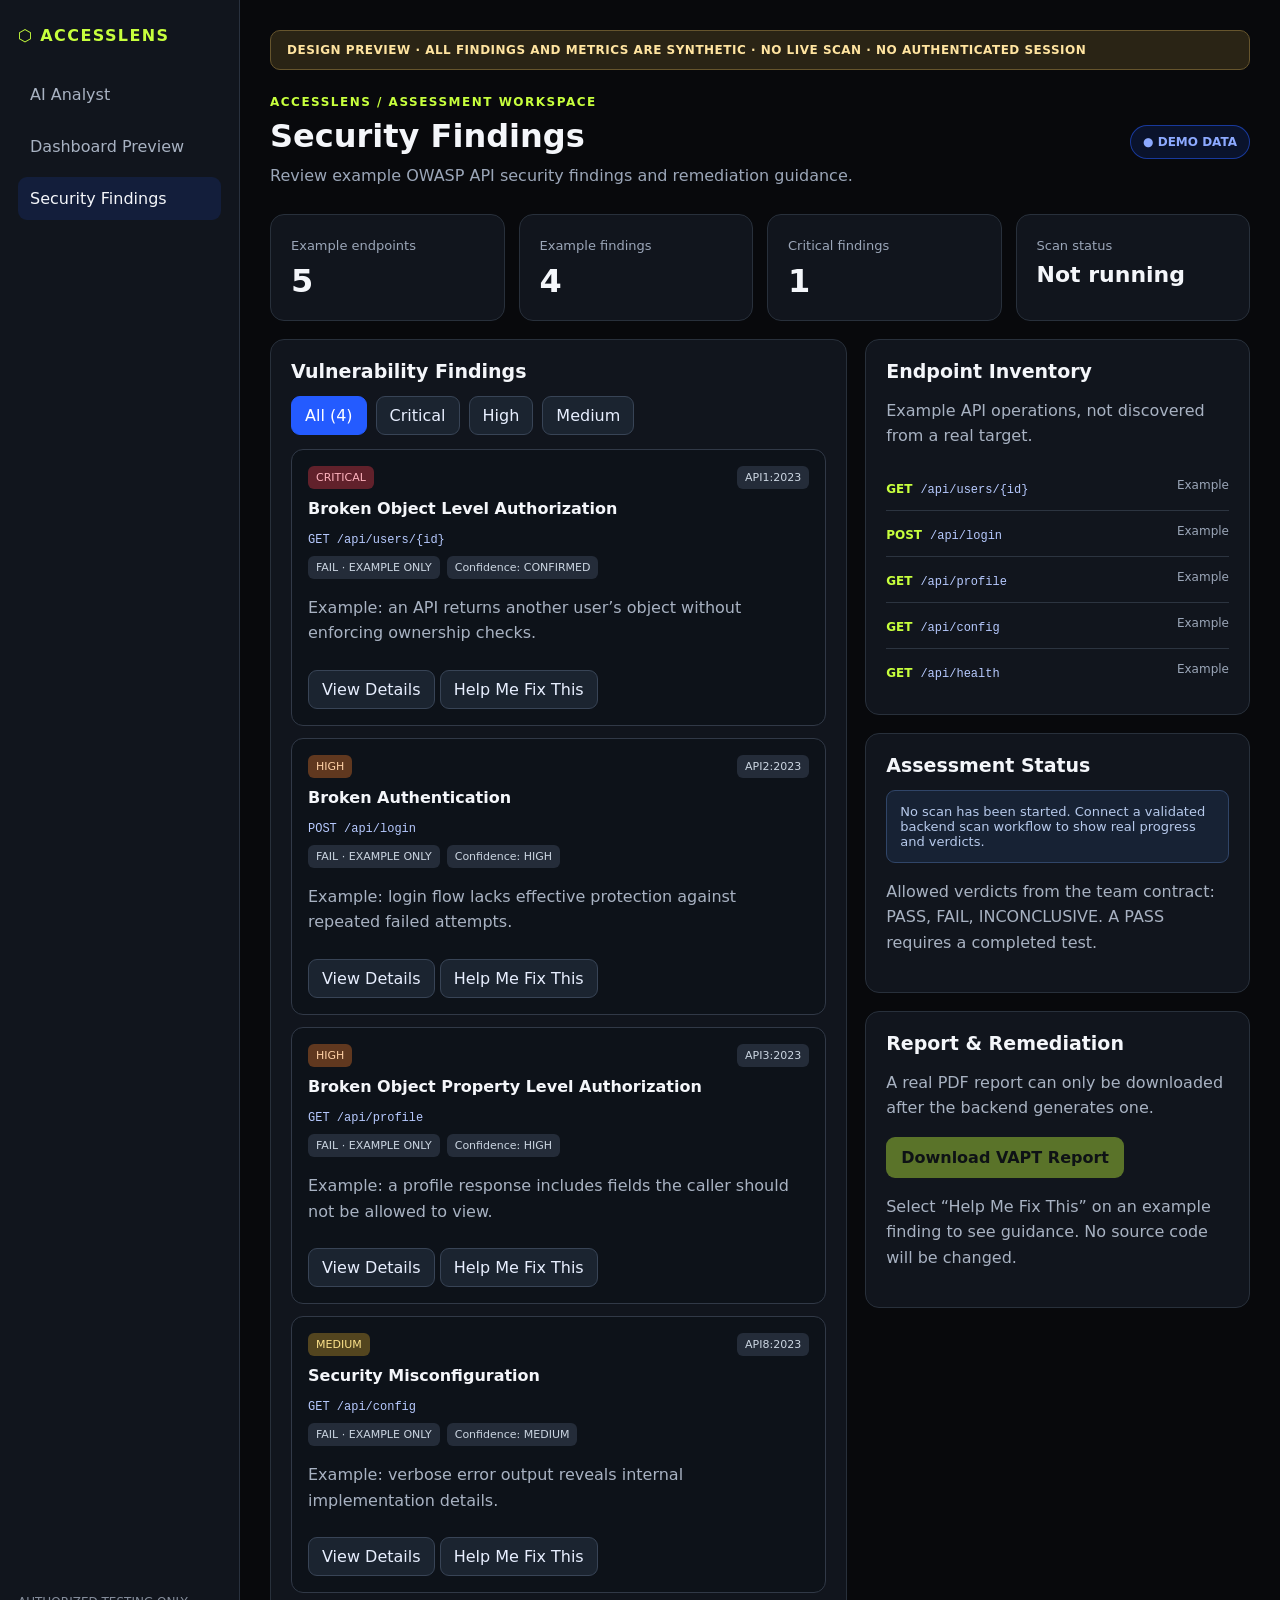
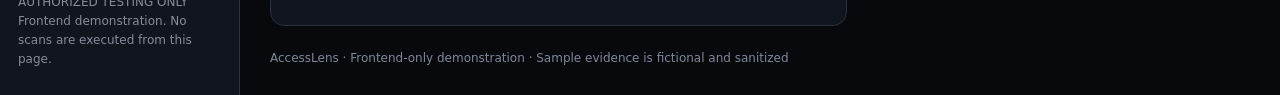
<file: web/findings-preview.html>
<!doctype html>
<html lang="en"><head><meta charset="utf-8"><meta name="viewport" content="width=device-width,initial-scale=1"><title>AccessLens | Findings Preview</title><style>
:root{color-scheme:dark;font-family:Inter,system-ui,-apple-system,Segoe UI,sans-serif;background:#08090c;color:#f4f6fa}*{box-sizing:border-box}body{margin:0}button,input,select{font:inherit}button{cursor:pointer}.layout{display:grid;grid-template-columns:240px 1fr;min-height:100vh}.sidebar{background:#11151d;border-right:1px solid #29313e;padding:26px 18px;display:flex;flex-direction:column;gap:28px}.brand{font-weight:900;letter-spacing:1.4px;color:#c7ff3d;text-decoration:none}.nav{display:grid;gap:9px}.nav a{color:#a8b2c2;text-decoration:none;padding:12px;border-radius:9px}.nav a.active,.nav a:hover{color:#f4f6fa;background:#245bff22}.aside-note{margin-top:auto;color:#858d9b;font-size:12px;line-height:1.6}.main{padding:30px;max-width:1500px;width:100%;margin:auto}.banner{padding:12px 16px;background:#2a2415;border:1px solid #66552d;border-radius:10px;color:#ffe4a0;font-size:12px;font-weight:700;letter-spacing:.5px}.top{display:flex;justify-content:space-between;align-items:center;gap:16px;margin:25px 0}.eyebrow{color:#c7ff3d;font-size:12px;font-weight:700;letter-spacing:1.5px}.top h1{font-size:32px;margin:8px 0}.sub{color:#9ba6b8;margin:0;line-height:1.6}.pill{padding:9px 12px;border-radius:50px;background:#245bff22;color:#8daaff;border:1px solid #245bff88;font-size:12px;font-weight:700}.grid{display:grid;grid-template-columns:repeat(4,1fr);gap:14px}.metric,.panel{background:#11151d;border:1px solid #28303b;border-radius:14px;padding:20px}.metric span{color:#9ba6b8;font-size:13px}.metric strong{display:block;font-size:32px;margin-top:8px}.content{display:grid;grid-template-columns:minmax(0,1.5fr) minmax(300px,1fr);gap:18px;margin-top:18px}.panel h2{margin:0 0 14px;font-size:19px}.panel p{color:#a8b2c2;line-height:1.6}.toolbar{display:flex;flex-wrap:wrap;gap:9px;margin-bottom:14px}.toolbar button,.secondary{border:1px solid #384456;background:#1b2430;color:#e8efff;border-radius:9px;padding:9px 13px}.toolbar button.selected{background:#245bff;border-color:#245bff;color:white}.finding{border:1px solid #313947;border-radius:12px;padding:16px;margin-bottom:12px;background:#0d1219}.finding-top{display:flex;justify-content:space-between;gap:10px;align-items:center}.finding h3{font-size:16px;margin:10px 0}.finding code,.endpoint code{color:#b7caff;font-size:12px;overflow-wrap:anywhere}.tags{display:flex;flex-wrap:wrap;gap:7px;margin:9px 0}.tag{font-size:11px;padding:5px 8px;background:#242c39;border-radius:6px;color:#cbd5e1}.critical{background:#61212b;color:#ffb3be}.high{background:#60381f;color:#ffd1a6}.medium{background:#53451f;color:#fbe18a}.low{background:#214d42;color:#a5f1cf}.finding button{margin-top:8px}.details{border-top:1px solid #343d4a;margin-top:14px;padding-top:10px}.details pre{white-space:pre-wrap;overflow-wrap:anywhere;color:#c8d5e5;background:#090d12;padding:12px;border-radius:8px;font-size:12px}.endpoint{padding:13px 0;border-bottom:1px solid #2c3440;display:flex;justify-content:space-between;gap:12px}.endpoint:last-child{border-bottom:0}.method{color:#c7ff3d;font-weight:700;font-size:12px;margin-right:8px}.status{color:#9ba6b8;font-size:12px}.action{background:#c7ff3d;color:#0a0e0b;border:0;border-radius:9px;padding:11px 15px;font-weight:800}.action:disabled{opacity:.4;cursor:not-allowed}.section{margin-top:18px}.notice{padding:13px;background:#172234;border:1px solid #304568;border-radius:9px;color:#b6c9eb;font-size:13px}.empty{padding:25px;text-align:center;color:#9ba6b8}.footer{color:#7f8999;font-size:12px;margin-top:25px}.sr-only{position:absolute;width:1px;height:1px;overflow:hidden;clip:rect(0,0,0,0)}@media(max-width:1050px){.content{grid-template-columns:1fr}.grid{grid-template-columns:repeat(2,1fr)}}@media(max-width:700px){.layout{display:block}.sidebar{padding:15px}.nav{display:flex;overflow-x:auto}.aside-note{display:none}.main{padding:17px}.top{align-items:flex-start;flex-direction:column}.top h1{font-size:27px}}
</style></head><body><div class="layout"><aside class="sidebar"><a class="brand" href="index.html">⬡ ACCESSLENS</a><nav class="nav" aria-label="Primary"><a href="index.html">AI Analyst</a><a href="dashboard-preview.html">Dashboard Preview</a><a href="findings-preview.html" class="active" aria-current="page">Security Findings</a></nav><div class="aside-note">AUTHORIZED TESTING ONLY<br>Frontend demonstration. No scans are executed from this page.</div></aside><main class="main"><div class="banner">DESIGN PREVIEW · ALL FINDINGS AND METRICS ARE SYNTHETIC · NO LIVE SCAN · NO AUTHENTICATED SESSION</div><header class="top"><div><div class="eyebrow">ACCESSLENS / ASSESSMENT WORKSPACE</div><h1>Security Findings</h1><p class="sub">Review example OWASP API security findings and remediation guidance.</p></div><span class="pill">● DEMO DATA</span></header><section class="grid" aria-label="Sample metrics"><div class="metric"><span>Example endpoints</span><strong>5</strong></div><div class="metric"><span>Example findings</span><strong>4</strong></div><div class="metric"><span>Critical findings</span><strong>1</strong></div><div class="metric"><span>Scan status</span><strong style="font-size:22px">Not running</strong></div></section><div class="content"><section class="panel"><h2>Vulnerability Findings</h2><div class="toolbar" role="group" aria-label="Filter severity"><button class="selected" data-filter="ALL" aria-pressed="true">All (4)</button><button data-filter="CRITICAL" aria-pressed="false">Critical</button><button data-filter="HIGH" aria-pressed="false">High</button><button data-filter="MEDIUM" aria-pressed="false">Medium</button></div><div id="findings"></div></section><div><section class="panel"><h2>Endpoint Inventory</h2><p>Example API operations, not discovered from a real target.</p><div id="endpoints"></div></section><section class="panel section"><h2>Assessment Status</h2><div class="notice">No scan has been started. Connect a validated backend scan workflow to show real progress and verdicts.</div><p>Allowed verdicts from the team contract: PASS, FAIL, INCONCLUSIVE. A PASS requires a completed test.</p></section><section class="panel section"><h2>Report & Remediation</h2><p>A real PDF report can only be downloaded after the backend generates one.</p><button class="action" disabled title="Requires backend report endpoint">Download VAPT Report</button><p id="remediation-state">Select “Help Me Fix This” on an example finding to see guidance. No source code will be changed.</p></section></div></div><footer class="footer">AccessLens · Frontend-only demonstration · Sample evidence is fictional and sanitized</footer></main></div><script>
'use strict';
const findings=[{id:'FIND-DEMO-001',type:'BOLA',owasp:'API1:2023',severity:'CRITICAL',endpoint:'/api/users/{id}',method:'GET',verdict:'FAIL',confidence:'CONFIRMED',title:'Broken Object Level Authorization',description:'Example: an API returns another user’s object without enforcing ownership checks.',evidence:'GET /api/users/42 → 200 (synthetic response; all identifiers fictional)',fix:'Enforce object-level authorization on every request using the authenticated principal. Add cross-user denial tests.'},{id:'FIND-DEMO-002',type:'BROKEN_AUTH',owasp:'API2:2023',severity:'HIGH',endpoint:'/api/login',method:'POST',verdict:'FAIL',confidence:'HIGH',title:'Broken Authentication',description:'Example: login flow lacks effective protection against repeated failed attempts.',evidence:'POST /api/login → repeated attempts accepted (fictional example)',fix:'Apply rate limits, lockout controls, MFA where appropriate, and security logging.'},{id:'FIND-DEMO-003',type:'PROPERTY_AUTH',owasp:'API3:2023',severity:'HIGH',endpoint:'/api/profile',method:'GET',verdict:'FAIL',confidence:'HIGH',title:'Broken Object Property Level Authorization',description:'Example: a profile response includes fields the caller should not be allowed to view.',evidence:'GET /api/profile → unexpected field: internal_flag (synthetic)',fix:'Use response allowlists and enforce property-level authorization before serialization.'},{id:'FIND-DEMO-004',type:'MISCONFIG',owasp:'API8:2023',severity:'MEDIUM',endpoint:'/api/config',method:'GET',verdict:'FAIL',confidence:'MEDIUM',title:'Security Misconfiguration',description:'Example: verbose error output reveals internal implementation details.',evidence:'GET /api/config → debug metadata present (synthetic)',fix:'Disable verbose errors in production, review response headers, and harden deployment configuration.'}];
const endpoints=[['GET','/api/users/{id}'],['POST','/api/login'],['GET','/api/profile'],['GET','/api/config'],['GET','/api/health']];
const escapeHtml=s=>String(s).replace(/[&<>"']/g,c=>({'&':'&amp;','<':'&lt;','>':'&gt;','"':'&quot;',"'":'&#39;'}[c]));
const host=document.getElementById('findings');
function render(filter='ALL'){const selected=findings.filter(f=>filter==='ALL'||f.severity===filter);host.innerHTML=selected.length?selected.map(f=>`<article class="finding"><div class="finding-top"><span class="tag ${f.severity.toLowerCase()}">${f.severity}</span><span class="tag">${f.owasp}</span></div><h3>${escapeHtml(f.title)}</h3><code>${f.method} ${escapeHtml(f.endpoint)}</code><div class="tags"><span class="tag">${f.verdict} · EXAMPLE ONLY</span><span class="tag">Confidence: ${f.confidence}</span></div><p>${escapeHtml(f.description)}</p><button class="secondary" data-detail="${f.id}" aria-expanded="false">View Details</button> <button class="secondary" data-fix="${f.id}">Help Me Fix This</button><div class="details" id="detail-${f.id}" hidden><p><strong>Sanitized sample evidence</strong></p><pre>${escapeHtml(f.evidence)}</pre><p><strong>Suggested remediation:</strong> ${escapeHtml(f.fix)}</p><p><strong>Note:</strong> Fictional finding; no security test was performed.</p></div></article>`).join(''):'<div class="empty">No example findings match this filter.</div>'}
render();document.getElementById('endpoints').innerHTML=endpoints.map(([method,path])=>`<div class="endpoint"><div><span class="method">${method}</span><code>${escapeHtml(path)}</code></div><span class="status">Example</span></div>`).join('');
document.querySelectorAll('[data-filter]').forEach(b=>b.addEventListener('click',()=>{document.querySelectorAll('[data-filter]').forEach(x=>{x.classList.remove('selected');x.setAttribute('aria-pressed','false')});b.classList.add('selected');b.setAttribute('aria-pressed','true');render(b.dataset.filter)}));
host.addEventListener('click', (event) => {
  const detailButton = event.target.closest('[data-detail]');
  if (detailButton) {
    const panel = document.getElementById('detail-' + detailButton.dataset.detail);
    panel.hidden = !panel.hidden;
    detailButton.setAttribute('aria-expanded', String(!panel.hidden));
    detailButton.textContent = panel.hidden ? 'View Details' : 'Hide Details';
    return;
  }

  const fixButton = event.target.closest('[data-fix]');
  if (!fixButton) return;
  const finding = findings.find(item => item.id === fixButton.dataset.fix);
  if (!finding) return;
  const card = fixButton.closest('.finding');
  let panel = card.querySelector('.fix-guidance');
  if (!panel) {
    panel = document.createElement('div');
    panel.className = 'details fix-guidance';
    panel.hidden = true;
    card.appendChild(panel);
  }
  if (!panel.hidden) {
    panel.hidden = true;
    fixButton.textContent = 'Help Me Fix This';
    fixButton.setAttribute('aria-expanded', 'false');
    return;
  }
  panel.replaceChildren();
  const heading = document.createElement('h4');
  heading.textContent = 'Remediation guidance — demonstration';
  const issue = document.createElement('p');
  issue.textContent = 'Issue: ' + finding.title;
  const guidance = document.createElement('p');
  guidance.textContent = 'Recommended fix: ' + finding.fix;
  const note = document.createElement('p');
  note.textContent = 'Fictional example. No live AI analysis, scan, or code modification occurred. Any code changes require separate explicit approval.';
  panel.append(heading, issue, guidance, note);
  panel.hidden = false;
  fixButton.textContent = 'Hide Fix Guidance';
  fixButton.setAttribute('aria-expanded', 'true');
});
</script></body></html>
</file>
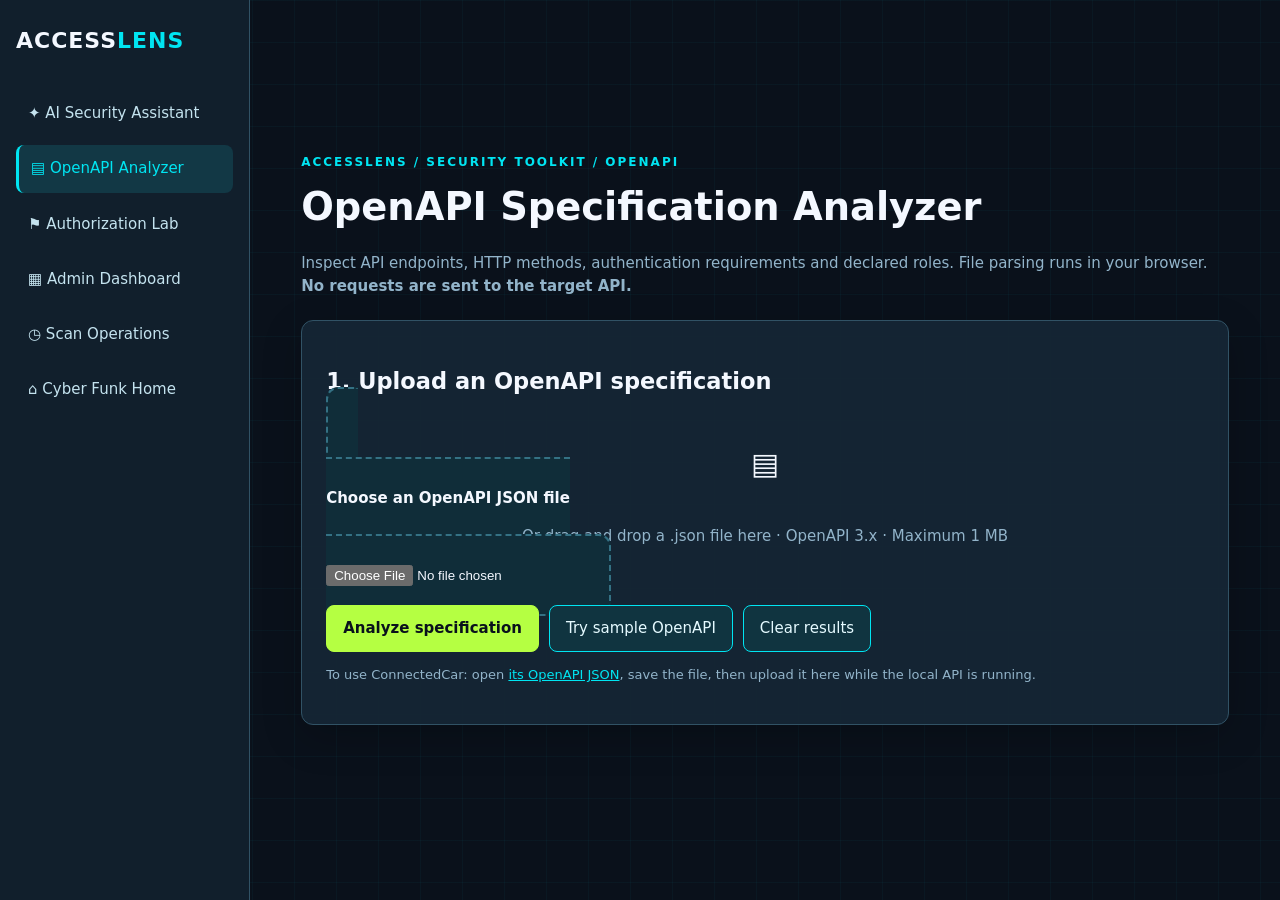
<file: web/openapi-analyzer.html>
<!doctype html>
<html lang="en"><head><meta charset="utf-8"><meta name="viewport" content="width=device-width,initial-scale=1">
<title>AccessLens | OpenAPI Analyzer</title>
<style>
:root{color-scheme:dark;--bg:#0a111b;--side:#111f2c;--card:#152635;--cyan:#00e5f2;--lime:#b5ff42;--muted:#92b4ca;--line:#315265;--white:#f4f8ff}
*{box-sizing:border-box}body{margin:0;background:var(--bg);color:var(--white);font:15px/1.55 system-ui,Segoe UI,sans-serif;background-image:linear-gradient(#00e5f209 1px,transparent 1px),linear-gradient(90deg,#00e5f209 1px,transparent 1px);background-size:42px 42px}
.layout{display:grid;grid-template-columns:250px minmax(0,1fr);min-height:100vh}aside{background:var(--side);border-right:1px solid var(--line);padding:24px 16px}aside strong{font-size:22px;letter-spacing:1px}aside strong span{color:var(--cyan)}nav{display:grid;gap:8px;margin-top:32px}nav a{color:#c4e3ef;text-decoration:none;padding:12px;border-radius:8px}nav a:hover,nav a.active{background:#123845;color:var(--cyan);border-left:3px solid var(--cyan)}main{padding:28px clamp(16px,4vw,58px);max-width:1500px;width:100%;margin:auto}.eyebrow{color:var(--cyan);letter-spacing:2px;font-size:12px;font-weight:700}h1{font-size:clamp(26px,3vw,44px);margin:6px 0}p{color:var(--muted)}.card{background:#152635ee;border:1px solid var(--line);border-radius:12px;padding:24px;margin:22px 0;box-shadow:0 12px 40px #0003}.drop{border:2px dashed #347184;border-radius:12px;padding:30px;text-align:center;background:#102d39;cursor:pointer}.drop:hover,.drop.drag{border-color:var(--cyan);background:#164050}.drop input{max-width:100%}button,.button{border:1px solid var(--cyan);border-radius:8px;padding:11px 16px;background:#103440;color:#e5faff;font:inherit;cursor:pointer}button:hover{background:#155566}button.primary{background:var(--lime);color:#09111c;border-color:var(--lime);font-weight:750}button:disabled{opacity:.5;cursor:default}.actions{display:flex;flex-wrap:wrap;gap:10px;margin-top:18px}.hint{font-size:13px}.notice{border-left:3px solid var(--cyan);padding:10px 14px;background:#10313e}.error{color:#ff9baf}.success{color:#72ff9b}.stats{display:flex;gap:12px;flex-wrap:wrap}.stat{background:#102d39;padding:12px 20px;border-radius:8px;border:1px solid var(--line)}.stat b{font-size:24px;display:block;color:var(--cyan)}.table-wrap{overflow:auto}table{width:100%;border-collapse:collapse;min-width:760px}th{text-align:left;background:#102d39;color:var(--cyan);position:sticky;top:0}td,th{padding:12px;border-bottom:1px solid var(--line);vertical-align:top;overflow-wrap:anywhere}tbody tr:hover{background:#1b3947}code{color:#c1fcff}select{background:#0b1a27;color:#f4f8ff;border:1px solid #315265;border-radius:6px;padding:8px;min-width:140px} .rule-editor{display:flex;gap:10px;flex-wrap:wrap;align-items:center} .rule-editor label{display:grid;gap:4px;font-size:12px;color:#92b4ca} .rule-editor input{padding:9px;background:#0b1a27;color:white;border:1px solid #315265;border-radius:6px;min-width:240px} .rule-editor button{align-self:end} .rule-tag{color:#b5ff42;font-size:12px} input[type=search]{width:min(100%,420px);padding:12px;border-radius:8px;background:#0b1a27;border:1px solid var(--line);color:white}input:focus-visible,button:focus-visible,a:focus-visible{outline:2px solid var(--cyan);outline-offset:2px}[hidden]{display:none!important}
@media(max-width:760px){.layout{display:block}aside{padding:12px}nav{display:flex;overflow:auto;margin-top:12px}nav a{white-space:nowrap}main{padding:20px 12px}.card{padding:16px}}
</style></head>
<body><div class="layout"><aside><strong>ACCESS<span>LENS</span></strong><nav aria-label="AccessLens navigation"><a href="user-portal.html">✦ AI Security Assistant</a><a href="openapi-analyzer.html" class="active" aria-current="page">▤ OpenAPI Analyzer</a><a href="authorization-lab.html">⚑ Authorization Lab</a><a href="dashboard-preview.html">▦ Admin Dashboard</a><a href="admin-live.html">◷ Scan Operations</a><a href="cyber-home-reference.html">⌂ Cyber Funk Home</a></nav></aside>
<main><div class="eyebrow">ACCESSLENS / SECURITY TOOLKIT / OPENAPI</div><h1>OpenAPI Specification Analyzer</h1><p>Inspect API endpoints, HTTP methods, authentication requirements and declared roles. File parsing runs in your browser. <b>No requests are sent to the target API.</b></p>
<section class="card" aria-labelledby="upload-title"><h2 id="upload-title">1. Upload an OpenAPI specification</h2><label class="drop" id="drop"><span style="display:block;font-size:30px">▤</span><b>Choose an OpenAPI JSON file</b><p>Or drag and drop a .json file here · OpenAPI 3.x · Maximum 1 MB</p><input id="file" type="file" accept=".json,application/json" aria-label="OpenAPI JSON file"></label><div class="actions"><button id="analyze" class="primary" type="button">Analyze specification</button><button id="demo" type="button">Try sample OpenAPI</button><button id="clear" type="button">Clear results</button></div><p class="hint">To use ConnectedCar: open <a href="http://127.0.0.1:8001/openapi.json" target="_blank" rel="noopener noreferrer" style="color:var(--cyan)">its OpenAPI JSON</a>, save the file, then upload it here while the local API is running.</p><p id="status" role="status" aria-live="polite"></p></section>
<section class="card" id="results" hidden aria-labelledby="results-title"><h2 id="results-title">2. Endpoint inventory</h2><div class="stats" id="stats"></div><p class="notice">Authentication schemes and scopes are declarations from the specification, not proof of enforcement. Roles are shown only if explicitly declared with <code>x-roles</code> or <code>x-required-roles</code>. No vulnerability testing occurs here.</p><div class="actions"><input id="search" type="search" placeholder="Filter methods, endpoints, roles..." aria-label="Filter endpoints"><button id="export" type="button">Export CSV</button><button id="export-rules" type="button">Export access rules JSON</button></div><p id="count" class="hint"></p><div class="table-wrap"><table><thead><tr><th>Method</th><th>Endpoint</th><th>Description</th><th>Authentication</th><th>Expected roles</th><th>Access policy</th></tr></thead><tbody id="rows"></tbody></table></div><section aria-labelledby="rules-title" style="margin-top:24px;border-top:1px solid #315265;padding-top:20px"><h2 id="rules-title">3. Configure expected access rules</h2><p>Choose an endpoint row, then assign the access policy approved by the API owner. Rules are saved in this page until refreshed and can be exported as JSON. They do not change the API or run tests.</p><div class="rule-editor"><label>Selected endpoint<select id="rule-endpoint" aria-label="Select endpoint"></select></label><label>Expected access<select id="rule-access"><option value="unspecified">Not specified</option><option value="public">Public</option><option value="authenticated">Authenticated user</option><option value="admin">Admin only</option><option value="owner">Resource owner only</option><option value="owner_or_admin">Owner or admin</option><option value="custom">Custom roles</option></select></label><label>Custom roles (comma-separated)<input id="rule-roles" maxlength="250" placeholder="e.g. reviewer, support"></label><button id="save-rule" class="primary" type="button">Save rule</button><button id="reset-rule" type="button">Reset selected rule</button></div><p id="rule-status" role="status" aria-live="polite" class="hint"></p></section></section>
</main></div>
<script>
"use strict";
const byId=id=>document.getElementById(id);
const MAX_BYTES=1048576;let inventory=[],metadata={},accessRules={};
const ruleKey=i=>i.method+" "+i.path;
const accessLabels={unspecified:"Not specified",public:"Public",authenticated:"Authenticated user",admin:"Admin only",owner:"Resource owner only",owner_or_admin:"Owner or admin",custom:"Custom roles"};
function showStatus(message,error=false){byId("status").textContent=message;byId("status").className=error?"error":"success"}
function parseSpec(spec){
 if(!spec||typeof spec!=="object"||Array.isArray(spec)||typeof spec.openapi!=="string"||!/^3\./.test(spec.openapi))throw Error("OpenAPI 3.x JSON specification required.");
 if(!spec.paths||typeof spec.paths!=="object"||Array.isArray(spec.paths))throw Error("Specification must contain a paths object.");
 const paths=Object.entries(spec.paths);if(paths.length>200)throw Error("Maximum 200 paths supported.");
 const methods=new Set(["get","post","put","patch","delete","head","options","trace"]);const schemes=spec.components?.securitySchemes||{};
 const list=[];for(const [path,item] of paths){if(!path.startsWith("/")||typeof item!=="object"||!item)continue;for(const [method,op] of Object.entries(item)){if(!methods.has(method.toLowerCase())||!op||typeof op!=="object")continue;if(list.length>=500)throw Error("Maximum 500 operations supported.");
 const declared=Object.prototype.hasOwnProperty.call(op,"security")?op.security:spec.security;
 const auth=Array.isArray(declared)?declared.map(entry=>Object.entries(entry||{}).map(([name,scopes])=>{const kind=schemes[name]?.type||"unspecified";return name+" ("+kind+")"+(Array.isArray(scopes)&&scopes.length?" scopes: "+scopes.join(", "):"")}).join(" OR ")).join(" / "):"Not declared";
 const roles=op["x-roles"]??op["x-required-roles"];
 list.push({method:method.toUpperCase(),path,summary:String(op.summary||op.description||"").slice(0,220),auth:auth||"No authentication declared",roles:Array.isArray(roles)?roles.join(", "):"Not specified"});
 }}
 return {title:String(spec.info?.title||"Untitled API"),version:spec.openapi,items:list};
}
function cell(row,value){const td=document.createElement("td");td.textContent=value;row.append(td)}
function render(){const q=byId("search").value.trim().toLowerCase();const filtered=inventory.filter(item=>Object.values(item).some(value=>String(value).toLowerCase().includes(q)));byId("rows").replaceChildren();for(const item of filtered){const tr=document.createElement("tr");for(const field of ["method","path","summary","auth","roles"])cell(tr,item[field]);const td=document.createElement("td");const btn=document.createElement("button");btn.type="button";btn.textContent="Configure";btn.addEventListener("click",()=>{byId("rule-endpoint").value=ruleKey(item);loadRule();byId("rules-title").scrollIntoView({behavior:"smooth"})});td.append(btn);tr.append(td);const rule=accessRules[ruleKey(item)];if(rule){const badge=document.createElement("div");badge.className="rule-tag";badge.textContent="Configured: "+accessLabels[rule.access];td.append(badge)}byId("rows").append(tr)}byId("count").textContent=filtered.length+" of "+inventory.length+" operations shown";}
function display(parsed){inventory=parsed.items;accessRules={};byId("rule-status").textContent="";byId("rule-endpoint").replaceChildren();for(const item of inventory){const option=document.createElement("option");option.value=ruleKey(item);option.textContent=ruleKey(item);byId("rule-endpoint").append(option)}loadRule();metadata={title:parsed.title,version:parsed.version};byId("results").hidden=false;byId("search").value="";byId("stats").replaceChildren();for(const [label,value] of [["API",parsed.title],["OpenAPI",parsed.version],["Operations",parsed.items.length],["Paths",new Set(parsed.items.map(x=>x.path)).size]]){const el=document.createElement("div");el.className="stat";const strong=document.createElement("b");strong.textContent=value;const name=document.createElement("span");name.textContent=label;el.append(strong,name);byId("stats").append(el)}render();showStatus("Specification parsed successfully. No API calls or scans were performed.");byId("results").scrollIntoView({behavior:"smooth",block:"start"})}
async function loadFile(file){if(!file)throw Error("Choose a JSON file first.");if(file.size>MAX_BYTES)throw Error("File is larger than 1 MB.");let spec;try{spec=JSON.parse(await file.text())}catch{throw Error("Invalid JSON file.")}display(parseSpec(spec))}
byId("analyze").addEventListener("click",async()=>{try{await loadFile(byId("file").files[0])}catch(e){showStatus(e.message,true)}});
byId("demo").addEventListener("click",()=>{display(parseSpec({openapi:"3.0.3",info:{title:"AccessLens Example API"},security:[{bearerAuth:[]}],components:{securitySchemes:{bearerAuth:{type:"http",scheme:"bearer"}}},paths:{"/vehicles/{id}":{get:{summary:"Get vehicle by ID","x-roles":["owner","admin"]}},"/health":{get:{summary:"Service health",security:[]}},"/admin/settings":{get:{summary:"Read admin settings","x-roles":["admin"]}}}}))});
byId("clear").addEventListener("click",()=>{inventory=[];accessRules={};byId("results").hidden=true;byId("file").value="";showStatus("Cleared.")});
byId("search").addEventListener("input",render);
byId("export").addEventListener("click",()=>{const fields=["method","path","summary","auth","roles"];const esc=v=>'"'+String(v).replace(/"/g,'""')+'"';const csv=[["Method","Endpoint","Description","Authentication","Expected roles","Configured access policy"],...inventory.map(i=>[...fields.map(f=>i[f]),accessLabels[accessRules[ruleKey(i)]?.access||"unspecified"]])].map(row=>row.map(esc).join(",")).join("\r\n");const url=URL.createObjectURL(new Blob([csv],{type:"text/csv;charset=utf-8"}));const a=document.createElement("a");a.href=url;a.download="accesslens-openapi-inventory.csv";a.click();setTimeout(()=>URL.revokeObjectURL(url),1000)});

function loadRule(){const saved=accessRules[byId("rule-endpoint").value];byId("rule-access").value=saved?.access||"unspecified";byId("rule-roles").value=saved?.roles?.join(", ")||"";byId("rule-roles").disabled=byId("rule-access").value!=="custom"}
byId("rule-endpoint").addEventListener("change",loadRule);
byId("rule-access").addEventListener("change",()=>{byId("rule-roles").disabled=byId("rule-access").value!=="custom"});
byId("save-rule").addEventListener("click",()=>{const key=byId("rule-endpoint").value;if(!key)return;const access=byId("rule-access").value;const roles=access==="custom"?byId("rule-roles").value.split(",").map(x=>x.trim()).filter(Boolean):[];if(access==="custom"&&!roles.length){byId("rule-status").textContent="Enter at least one custom role.";return}accessRules[key]={access,roles};byId("rule-status").textContent="Saved expected access policy for "+key+" (browser session only).";render()});
byId("reset-rule").addEventListener("click",()=>{delete accessRules[byId("rule-endpoint").value];loadRule();render();byId("rule-status").textContent="Selected rule reset."});
function downloadText(name,text,mime){const url=URL.createObjectURL(new Blob([text],{type:mime}));const a=document.createElement("a");a.href=url;a.download=name;a.click();setTimeout(()=>URL.revokeObjectURL(url),1000)}
byId("export-rules").addEventListener("click",()=>{const entries=inventory.map(i=>({method:i.method,path:i.path,declared_authentication:i.auth,declared_roles:i.roles,expected_access:accessRules[ruleKey(i)]?.access||"unspecified",custom_roles:accessRules[ruleKey(i)]?.roles||[]}));downloadText("accesslens-access-rules.json",JSON.stringify({api:metadata.title,openapi_version:metadata.version,note:"Owner-defined expected access rules; not verified or enforced",endpoints:entries},null,2),"application/json")});

const drop=byId("drop");drop.addEventListener("dragover",e=>{e.preventDefault();drop.classList.add("drag")});drop.addEventListener("dragleave",()=>drop.classList.remove("drag"));drop.addEventListener("drop",async e=>{e.preventDefault();drop.classList.remove("drag");try{await loadFile(e.dataTransfer.files[0])}catch(err){showStatus(err.message,true)}});
</script></body></html>
</file>
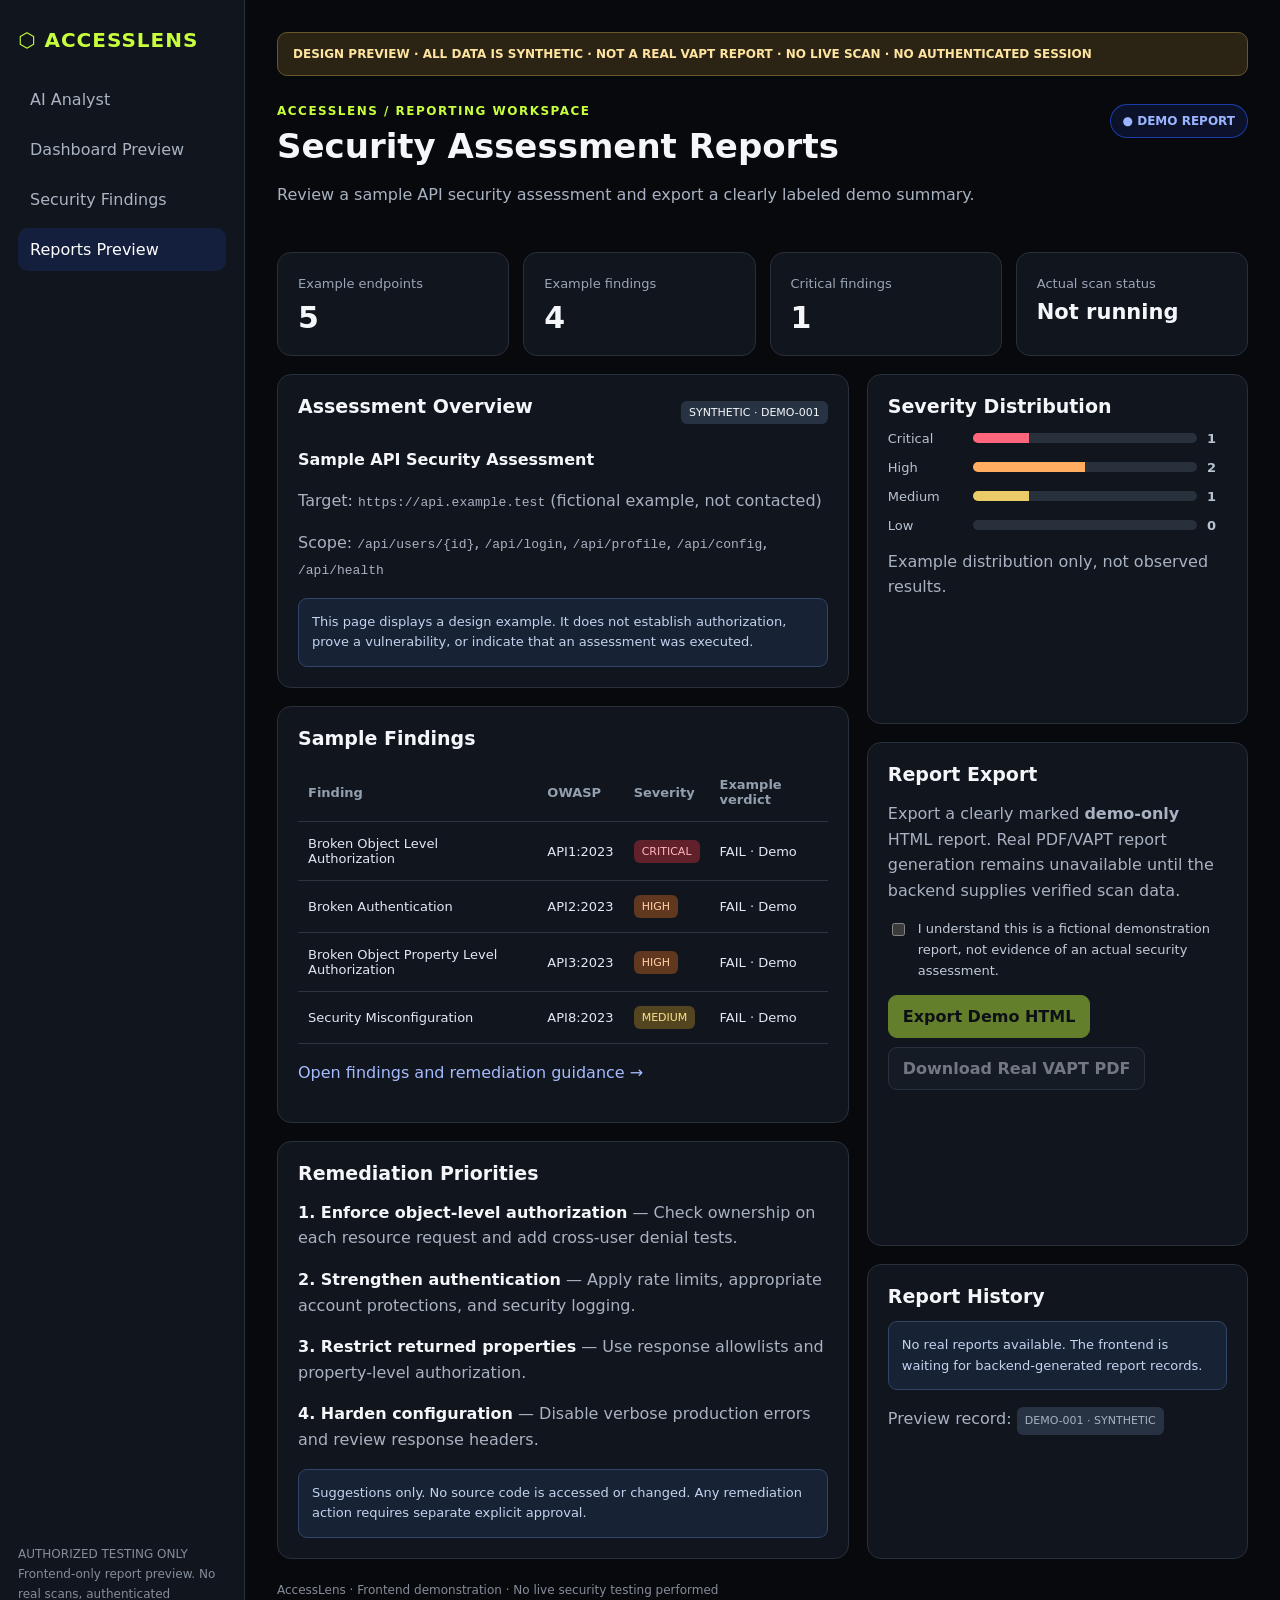
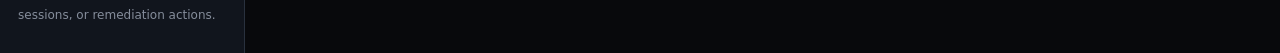
<file: web/reports-preview.html>
<!doctype html>
<html lang="en">
<head>
<meta charset="utf-8"><meta name="viewport" content="width=device-width,initial-scale=1">
<title>AccessLens | Reports Preview</title>
<style>
:root{font-family:Inter,system-ui,Arial,sans-serif;color-scheme:dark;background:#08090c;color:#f4f6fa}*{box-sizing:border-box}body{margin:0}a{color:inherit;text-decoration:none}button{font:inherit;cursor:pointer}.layout{display:grid;grid-template-columns:245px minmax(0,1fr);min-height:100vh}.sidebar{background:#11151d;border-right:1px solid #29313e;padding:28px 18px;display:flex;flex-direction:column;gap:26px}.brand{color:#c7ff3d;font-size:20px;font-weight:900;letter-spacing:1px}.nav{display:grid;gap:7px}.nav a{padding:12px;border-radius:10px;color:#aab4c3}.nav a:hover,.nav a.active{background:#245bff25;color:#fff}.aside{margin-top:auto;color:#858d9b;font-size:12px;line-height:1.7}.main{width:100%;max-width:1450px;padding:32px;margin:auto}.banner{padding:12px 15px;border:1px solid #67572e;background:#2b2415;color:#ffe4a0;border-radius:10px;font-size:12px;font-weight:700;line-height:1.5}.head{display:flex;align-items:flex-start;justify-content:space-between;gap:15px;margin:28px 0}.eyebrow{font-size:12px;letter-spacing:1.5px;color:#c7ff3d;font-weight:700}h1{font-size:34px;margin:8px 0}h2{font-size:19px;margin:0 0 14px}p{line-height:1.6;color:#a8b2c2}.pill{border:1px solid #245bff99;color:#9bb4ff;background:#245bff20;border-radius:40px;padding:9px 12px;font-size:12px;font-weight:700;white-space:nowrap}.metrics{display:grid;grid-template-columns:repeat(4,1fr);gap:14px}.metric,.panel{background:#11151d;border:1px solid #28303b;border-radius:14px;padding:20px}.metric span{font-size:13px;color:#9ba6b8}.metric strong{display:block;font-size:30px;margin-top:8px}.grid{display:grid;grid-template-columns:minmax(0,1.5fr) minmax(280px,1fr);gap:18px;margin-top:18px}.stack{display:grid;gap:18px}.row{display:flex;justify-content:space-between;align-items:center;gap:14px;flex-wrap:wrap}.table-wrap{overflow-x:auto}table{border-collapse:collapse;width:100%;min-width:520px;text-align:left}th,td{padding:14px 10px;border-bottom:1px solid #2c3440;font-size:13px}th{color:#929faf;font-weight:600}td{color:#e1e8f3}.tag{display:inline-block;padding:5px 8px;border-radius:6px;background:#273243;font-size:11px}.critical{background:#61212b;color:#ffb3be}.high{background:#60381f;color:#ffd1a6}.medium{background:#53451f;color:#fbe18a}.bar-row{display:grid;grid-template-columns:75px 1fr 20px;align-items:center;gap:10px;margin:14px 0;font-size:13px;color:#b8c3d1}.bar{height:10px;background:#28303b;border-radius:10px;overflow:hidden}.bar>i{display:block;height:100%;background:#245bff}.bar .red{background:#ff657b}.bar .orange{background:#ffad61}.bar .yellow{background:#e9cb67}.button{border:1px solid #43526a;background:#1b2430;color:#e8efff;border-radius:9px;padding:11px 14px;font-weight:700}.button.primary{background:#c7ff3d;border-color:#c7ff3d;color:#08090c}.button:disabled{opacity:.45;cursor:not-allowed}.notice{background:#172234;border:1px solid #304568;color:#c3d3ef;border-radius:9px;padding:13px;font-size:13px;line-height:1.6}.check{display:flex;align-items:flex-start;gap:10px;color:#c1ccdb;font-size:13px;line-height:1.6;margin:13px 0}.check input{accent-color:#c7ff3d;margin-top:4px}.footer{font-size:12px;color:#858d9b;margin:24px 0}.status{font-size:13px;color:#c7ff3d;min-height:22px}.actions{display:flex;flex-wrap:wrap;gap:9px}.sr-only{position:absolute;width:1px;height:1px;overflow:hidden;clip:rect(0,0,0,0)}@media(max-width:1050px){.grid{grid-template-columns:1fr}.metrics{grid-template-columns:repeat(2,1fr)}}@media(max-width:700px){.layout{display:block}.sidebar{padding:16px}.nav{display:flex;overflow-x:auto}.nav a{white-space:nowrap}.aside{display:none}.main{padding:18px}.head{flex-direction:column}h1{font-size:28px}.metrics{gap:9px}.metric{padding:15px}}
</style>
</head>
<body>
<div class="layout"><aside class="sidebar"><a class="brand" href="index.html">⬡ ACCESSLENS</a><nav class="nav" aria-label="Primary"><a href="index.html">AI Analyst</a><a href="dashboard-preview.html">Dashboard Preview</a><a href="findings-preview.html">Security Findings</a><a href="reports-preview.html" class="active" aria-current="page">Reports Preview</a></nav><div class="aside">AUTHORIZED TESTING ONLY<br>Frontend-only report preview. No real scans, authenticated sessions, or remediation actions.</div></aside>
<main class="main"><div class="banner">DESIGN PREVIEW · ALL DATA IS SYNTHETIC · NOT A REAL VAPT REPORT · NO LIVE SCAN · NO AUTHENTICATED SESSION</div><header class="head"><div><div class="eyebrow">ACCESSLENS / REPORTING WORKSPACE</div><h1>Security Assessment Reports</h1><p>Review a sample API security assessment and export a clearly labeled demo summary.</p></div><span class="pill">● DEMO REPORT</span></header>
<section class="metrics" aria-label="Example report metrics"><div class="metric"><span>Example endpoints</span><strong>5</strong></div><div class="metric"><span>Example findings</span><strong>4</strong></div><div class="metric"><span>Critical findings</span><strong>1</strong></div><div class="metric"><span>Actual scan status</span><strong style="font-size:21px">Not running</strong></div></section>
<div class="grid"><div class="stack"><section class="panel"><div class="row"><h2>Assessment Overview</h2><span class="tag">SYNTHETIC · DEMO-001</span></div><p><strong style="color:#f4f6fa">Sample API Security Assessment</strong></p><p>Target: <code>https://api.example.test</code> (fictional example, not contacted)</p><p>Scope: <code>/api/users/{id}</code>, <code>/api/login</code>, <code>/api/profile</code>, <code>/api/config</code>, <code>/api/health</code></p><div class="notice">This page displays a design example. It does not establish authorization, prove a vulnerability, or indicate that an assessment was executed.</div></section>
<section class="panel"><h2>Sample Findings</h2><div class="table-wrap"><table><thead><tr><th>Finding</th><th>OWASP</th><th>Severity</th><th>Example verdict</th></tr></thead><tbody><tr><td>Broken Object Level Authorization</td><td>API1:2023</td><td><span class="tag critical">CRITICAL</span></td><td>FAIL · Demo</td></tr><tr><td>Broken Authentication</td><td>API2:2023</td><td><span class="tag high">HIGH</span></td><td>FAIL · Demo</td></tr><tr><td>Broken Object Property Level Authorization</td><td>API3:2023</td><td><span class="tag high">HIGH</span></td><td>FAIL · Demo</td></tr><tr><td>Security Misconfiguration</td><td>API8:2023</td><td><span class="tag medium">MEDIUM</span></td><td>FAIL · Demo</td></tr></tbody></table></div><p><a href="findings-preview.html" style="color:#a5bbff">Open findings and remediation guidance →</a></p></section>
<section class="panel"><h2>Remediation Priorities</h2><p><strong style="color:#f4f6fa">1. Enforce object-level authorization</strong> — Check ownership on each resource request and add cross-user denial tests.</p><p><strong style="color:#f4f6fa">2. Strengthen authentication</strong> — Apply rate limits, appropriate account protections, and security logging.</p><p><strong style="color:#f4f6fa">3. Restrict returned properties</strong> — Use response allowlists and property-level authorization.</p><p><strong style="color:#f4f6fa">4. Harden configuration</strong> — Disable verbose production errors and review response headers.</p><div class="notice">Suggestions only. No source code is accessed or changed. Any remediation action requires separate explicit approval.</div></section></div>
<div class="stack"><section class="panel"><h2>Severity Distribution</h2><div class="bar-row"><span>Critical</span><div class="bar"><i class="red" style="width:25%"></i></div><b>1</b></div><div class="bar-row"><span>High</span><div class="bar"><i class="orange" style="width:50%"></i></div><b>2</b></div><div class="bar-row"><span>Medium</span><div class="bar"><i class="yellow" style="width:25%"></i></div><b>1</b></div><div class="bar-row"><span>Low</span><div class="bar"><i style="width:0%"></i></div><b>0</b></div><p>Example distribution only, not observed results.</p></section>
<section class="panel"><h2>Report Export</h2><p>Export a clearly marked <strong>demo-only</strong> HTML report. Real PDF/VAPT report generation remains unavailable until the backend supplies verified scan data.</p><label class="check"><input type="checkbox" id="ack"><span>I understand this is a fictional demonstration report, not evidence of an actual security assessment.</span></label><div class="actions"><button id="export" class="button primary" disabled>Export Demo HTML</button><button class="button" disabled title="Requires verified backend report generation">Download Real VAPT PDF</button></div><p id="export-status" class="status" role="status" aria-live="polite"></p></section>
<section class="panel"><h2>Report History</h2><div class="notice">No real reports available. The frontend is waiting for backend-generated report records.</div><p>Preview record: <span class="tag">DEMO-001 · SYNTHETIC</span></p></section></div></div><footer class="footer">AccessLens · Frontend demonstration · No live security testing performed</footer></main></div>
<script>
'use strict';
const ack=document.getElementById('ack');
const exportButton=document.getElementById('export');
ack.addEventListener('change',()=>{exportButton.disabled=!ack.checked;});
exportButton.addEventListener('click',()=>{
  if(!ack.checked)return;
  const report=`<!doctype html><html lang="en"><head><meta charset="utf-8"><title>AccessLens DEMO Report</title><style>body{font-family:Arial,sans-serif;max-width:850px;margin:40px auto;padding:0 20px;color:#18202a;line-height:1.6}header{background:#fff0c2;padding:20px;border:2px solid #8a6500}h1{margin-top:0}table{border-collapse:collapse;width:100%}th,td{border:1px solid #bbb;padding:10px;text-align:left}footer{margin-top:30px;font-size:13px}</style></head><body><header><h1>ACCESSLENS — FICTIONAL DEMO REPORT</h1><strong>NOT A REAL VAPT REPORT · NO SCAN WAS PERFORMED</strong></header><h2>Sample Assessment</h2><p>Target: https://api.example.test (fictional, not contacted)</p><p>5 example endpoints · 4 fictional findings · 1 critical, 2 high, 1 medium</p><h2>Example Findings</h2><table><tr><th>Finding</th><th>OWASP</th><th>Severity</th></tr><tr><td>Broken Object Level Authorization</td><td>API1:2023</td><td>Critical</td></tr><tr><td>Broken Authentication</td><td>API2:2023</td><td>High</td></tr><tr><td>Broken Object Property Level Authorization</td><td>API3:2023</td><td>High</td></tr><tr><td>Security Misconfiguration</td><td>API8:2023</td><td>Medium</td></tr></table><h2>Sample Recommendations</h2><p>Enforce object-level and property-level authorization, strengthen authentication controls, and harden production configuration. No changes have been made.</p><footer>All findings, metrics, and examples are synthetic. This document is not proof of security testing, compliance, or authorization.</footer></body></html>`;
  const blob=new Blob([report],{type:'text/html;charset=utf-8'});
  const url=URL.createObjectURL(blob);
  const a=document.createElement('a');a.href=url;a.download='AccessLens-DEMO-Report.html';document.body.appendChild(a);a.click();a.remove();
  setTimeout(()=>URL.revokeObjectURL(url),1000);
  document.getElementById('export-status').textContent='Demo HTML report export requested. This is not a real VAPT report.';
});
</script>
</body></html>
</file>
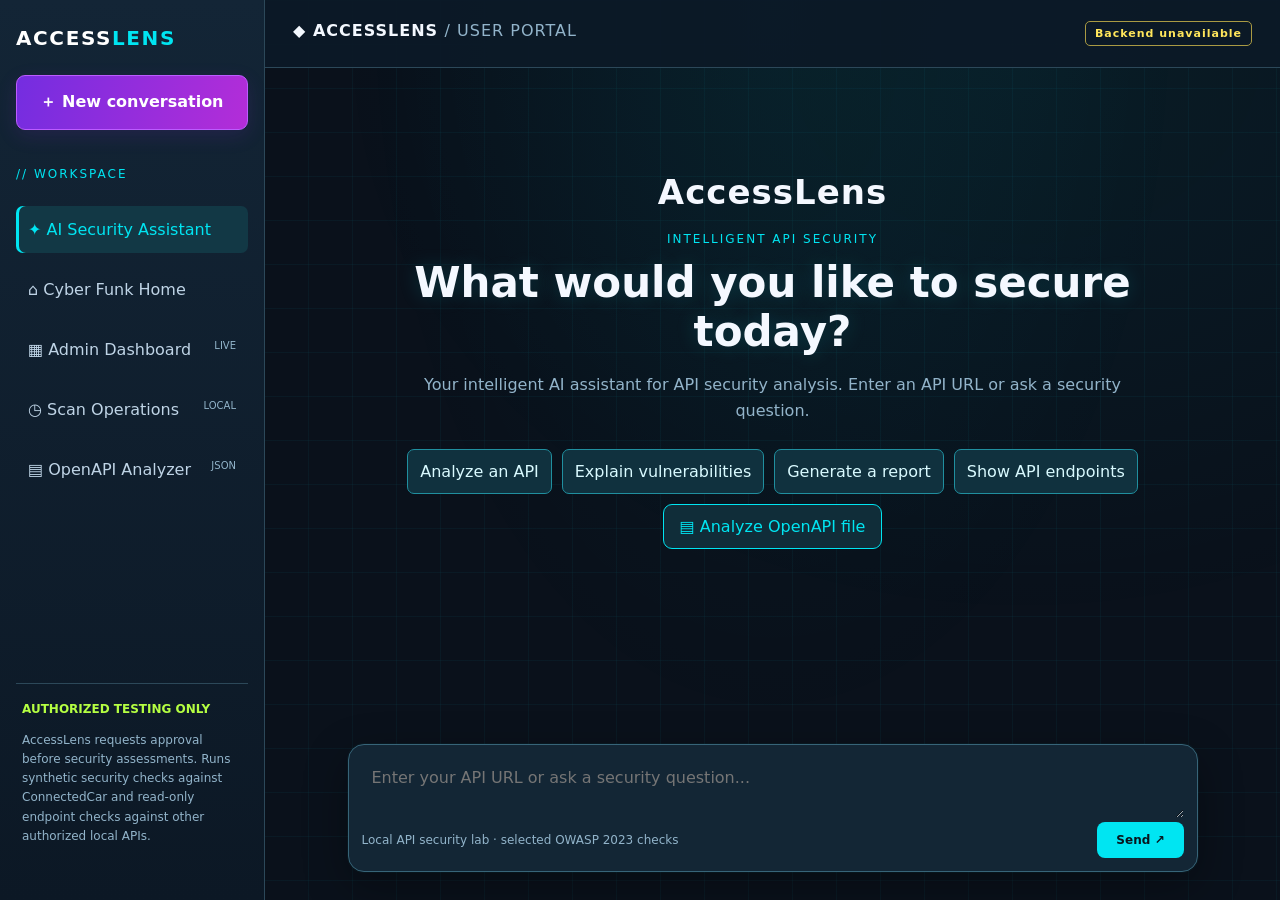
<file: web/user-portal.html>
<!doctype html>
<html lang="en"><head><meta charset="utf-8"><meta name="viewport" content="width=device-width,initial-scale=1"><meta name="theme-color" content="#09111c"><title>AccessLens | AI Security Assistant</title><link rel="stylesheet" href="css/user-portal.css"><script src="js/user-portal.js?v=openapi-nav-20261031" defer></script><link rel="stylesheet" href="css/accesslens-palette.css?v=unified-20261031"></head>
<body><div class="shell"><aside class="sidebar"><a class="brand" href="cyber-home-reference.html">ACCESS<span>LENS</span></a><button id="new-chat" class="new">＋ New conversation</button><p class="label">// WORKSPACE</p><a class="nav selected" href="user-portal.html">✦ AI Security Assistant</a><a class="nav" href="cyber-home-reference.html">⌂ Cyber Funk Home</a><a class="nav" href="dashboard-preview.html">▦ Admin Dashboard <small>LIVE</small></a><a class="nav" href="admin-live.html">◷ Scan Operations <small>LOCAL</small></a><a class="nav" href="openapi-analyzer.html" id="openapi-nav">▤ OpenAPI Analyzer <small>JSON</small></a><div class="side-note"><b>AUTHORIZED TESTING ONLY</b><p>AccessLens requests approval before security assessments. Runs synthetic security checks against ConnectedCar and read-only endpoint checks against other authorized local APIs.</p></div></aside>
<main class="workspace"><header class="topbar"><span>◆ ACCESSLENS <span class="muted">/ USER PORTAL</span></span><span class="demo" id="backend-status" role="status">Checking backend…</span></header><section id="chat" class="chat" aria-live="polite"><div id="welcome" class="welcome"><div style="font-size:34px;font-weight:800;letter-spacing:1px;margin-bottom:20px">AccessLens</div><p class="eyebrow">INTELLIGENT API SECURITY</p><h1>What would you like to secure today?</h1><p>Your intelligent AI assistant for API security analysis. Enter an API URL or ask a security question.</p><div class="suggestions"><button data-prompt="Analyze my local API at http://127.0.0.1:8001/vehicles/CAR-001">Analyze an API</button><button data-prompt="Explain API security vulnerabilities in simple words">Explain vulnerabilities</button><button data-prompt="How can I generate an API security report?">Generate a report</button><button data-prompt="Show tested API endpoints">Show API endpoints</button><a href="openapi-analyzer.html" class="openapi-shortcut" style="display:inline-flex;align-items:center;padding:12px 16px;border:1px solid #00e5f2;border-radius:9px;color:#00e5f2;text-decoration:none;background:#102d39">▤ Analyze OpenAPI file</a></div></div><div id="messages" class="messages"></div><section id="openapi-panel" class="message assistant" hidden style="margin:16px auto;max-width:900px"><h2 style="margin:0 0 8px;color:#00E5F2">OpenAPI Specification Analyzer</h2><p>Choose an OpenAPI 3.x JSON file to list its endpoints and declared authentication rules. No API requests are sent.</p><input id="openapi-file" type="file" accept=".json,application/json" aria-label="Choose OpenAPI JSON specification"><button id="openapi-parse" type="button" style="margin:8px;padding:9px 16px">Parse specification</button><div id="openapi-results" style="overflow-x:auto;white-space:pre-wrap"></div></section></section><form id="prompt-form" class="composer"><label class="sr-only" for="prompt">Your message</label><textarea id="prompt" rows="2" maxlength="3000" placeholder="Enter your API URL or ask a security question..." required></textarea><div class="composer-bottom"><span>Local API security lab · selected OWASP 2023 checks</span><button type="submit">Send ↗</button></div></form></main></div>
<div id="dialog" class="overlay" hidden><section class="dialog" role="dialog" aria-modal="true" aria-labelledby="dialog-title"><h2 id="dialog-title">Authorize assessment</h2><p>Confirm you own or are explicitly authorized to test this target. The backend performs bounded security checks against a local synthetic test application only.</p><p id="target-display" class="target"></p><label for="scope-path" class="check">Approved API path</label><input id="scope-path" type="text" value="/" maxlength="200" placeholder="/health" style="width:100%;background:#0a1723;color:#fff;border:1px solid #4b7287;padding:11px;border-radius:7px"><p>Only approved local development API ports are supported. Public URLs are not scanned.</p><label class="check"><input id="consent" type="checkbox"> I authorize bounded HTTP security checks against my local synthetic API.</label><div class="actions"><button id="cancel" type="button">Cancel</button><button id="approve" type="button" disabled>Confirm authorization</button></div></section></div></body></html>
</file>
<file: web/css/accesslens.css>
:root{color-scheme:dark;--bg:#050a11;--panel:#08131e;--panel2:#0b1b29;--line:#123b4a;--cyan:#00e5f0;--blue:#168dff;--violet:#9b55ff;--magenta:#e000bd;--lime:#c7ff36;--text:#e8f4fb;--muted:#8ba6b7;--mono:"IBM Plex Mono",monospace;--display:"Chakra Petch",sans-serif;font-family:Inter,Arial,sans-serif;background:var(--bg);color:var(--text)}*{box-sizing:border-box}body{margin:0;min-height:100vh;background:radial-gradient(ellipse at 67% 30%,#082033 0,transparent 45%),linear-gradient(120deg,#050a11,#07101a 55%,#050a11);background-attachment:fixed}button,input,textarea{font:inherit}button{cursor:pointer}button:focus-visible,input:focus-visible,textarea:focus-visible{outline:2px solid var(--cyan);outline-offset:3px}[hidden]{display:none!important}.app-shell{display:flex;min-height:100vh}.sidebar{width:280px;flex:0 0 280px;min-height:100vh;padding:20px 17px 16px;background:linear-gradient(180deg,#050b12f5,#07121cf5);border-right:1px solid #0b4b5a;box-shadow:8px 0 35px #0005;display:flex;flex-direction:column;z-index:5}.brand-row{display:flex;align-items:center;gap:10px;padding:3px 4px 24px;font:700 19px var(--display);letter-spacing:1.5px}.brand-logo{width:45px;height:49px;object-fit:contain;filter:drop-shadow(0 0 9px #00dff766)}.brand-accent{color:var(--cyan)}.new-chat{height:48px;border:1px solid #e900c4;border-radius:8px;color:white;font:700 15px var(--display);letter-spacing:1px;background:linear-gradient(105deg,#ed00a8,#9400ed);box-shadow:0 0 22px #d900bd44;clip-path:polygon(0 0,96% 0,100% 22%,100% 78%,96% 100%,0 100%,0 0);margin-bottom:31px}.new-chat span{font-size:20px;margin-right:7px}.nav-caption,.eyebrow,.terminal-label,.modal-kicker{font:600 11px var(--mono);letter-spacing:1.7px;color:var(--cyan)}.nav-caption{padding:0 9px 13px}.primary-nav{display:grid;gap:7px}.nav-item{width:100%;height:49px;display:flex;align-items:center;gap:13px;text-align:left;padding:0 13px;border:1px solid transparent;background:transparent;color:#a5bac9;font:500 14px var(--display);letter-spacing:.3px}.nav-item.active{color:var(--cyan);background:linear-gradient(90deg,#004b5bba,#05212e);border-color:#07586a;box-shadow:inset 0 0 22px #00d8e51a}.nav-icon{font-size:18px;width:20px;color:var(--cyan)}.nav-tag{margin-left:auto;padding:4px 7px;border-radius:4px;background:#00e5f022;color:var(--cyan);font:10px var(--mono)}.nav-tag.restricted{color:#ff647a;background:#ff34501c}.sidebar-meter{margin-top:27px;padding:14px 12px;border:1px solid #124653;border-left:2px solid #087b87;background:#07141d}.meter-heading,.meter-foot{display:flex;justify-content:space-between;gap:8px;font:11px var(--mono);color:#6caab5}.meter-heading b{color:var(--cyan);font-size:13px}.meter-track{height:6px;background:#26333d;margin:13px 0 11px}.meter-track span{display:block;width:0;height:100%;background:linear-gradient(90deg,var(--cyan),var(--lime));transition:width .3s}.meter-foot{font-size:9px;color:#668d9c}.sidebar-bottom{margin-top:auto;border-top:1px solid #15313d;padding:17px 7px 0;color:var(--lime);font:10px var(--mono);letter-spacing:.5px}.live-dot,.connection-pill i{display:inline-block;width:7px;height:7px;border-radius:50%;background:var(--lime);box-shadow:0 0 9px var(--lime);margin-right:7px}.sidebar-bottom p{font:11px/1.65 Inter,sans-serif;color:#8299a8;letter-spacing:0}.sidebar-version{padding-top:12px;color:#486a78;font-size:9px}.main-panel{min-width:0;flex:1;display:flex;flex-direction:column}.topbar{height:67px;display:flex;align-items:center;justify-content:space-between;padding:0 30px;border-bottom:1px solid #113342;background:#06101bd9;backdrop-filter:blur(12px)}.topbar-left,.topbar-right{display:flex;align-items:center;gap:17px}.terminal-label{color:#7deaf0}.connection-pill{font:10px var(--mono);color:var(--lime);border:1px solid #315c40;padding:6px 9px;border-radius:20px}.connection-pill i{width:6px;height:6px}.connection-pill.offline{color:#ff7c83;border-color:#74333b}.connection-pill.offline i{background:#ff626e;box-shadow:0 0 8px #ff626e}.top-date{font:10px var(--mono);color:#5d7c8b}.user-avatar{width:34px;height:34px;border:1px solid var(--cyan);border-radius:50%;display:grid;place-items:center;font:600 12px var(--mono);color:var(--cyan);background:#06202a}.chat-screen{min-height:calc(100vh - 67px);height:calc(100vh - 67px);display:flex;flex-direction:column}.chat-scroll{flex:1;min-height:0;overflow-y:auto;padding:20px 25px 8px;scroll-behavior:smooth}.welcome-block{max-width:1050px;margin:0 auto;padding:6px 0 20px;text-align:center}.welcome-emblem{width:76px;height:83px;margin:0 auto 8px;display:grid;place-items:center;position:relative}.welcome-emblem:before{content:"";position:absolute;inset:2px 5px;border:1px solid var(--cyan);clip-path:polygon(20% 0,80% 0,100% 22%,100% 76%,50% 100%,0 76%,0 22%);box-shadow:0 0 15px #00dbe755}.welcome-emblem img{width:61px;height:66px;object-fit:contain;filter:drop-shadow(0 0 10px #00cfff88)}.welcome-block .eyebrow{display:inline-block;padding:8px 18px;border:1px solid #8a8c00;background:#161600;color:#e9e22a;letter-spacing:3px;margin:4px 0 10px}.welcome-block h1{font:700 clamp(22px,3vw,31px) var(--display);letter-spacing:2.6px;color:var(--cyan);margin:0;text-shadow:0 0 18px #00dce455}.welcome-subtitle{margin:9px 0 14px;color:#9ab0bf;font:14px var(--mono);letter-spacing:.2px}.network-visual{height:135px;max-width:810px;margin:0 auto 15px;position:relative;overflow:hidden;border:1px solid #0b5264;border-radius:9px;background:radial-gradient(ellipse at center,#061b2d,#020810 72%);box-shadow:inset 0 0 45px #006b9a22,0 0 24px #00d8f015}.network-grid{position:absolute;inset:0;background-image:linear-gradient(#1c597222 1px,transparent 1px),linear-gradient(90deg,#1c597222 1px,transparent 1px);background-size:27px 27px;transform:perspective(350px) rotateX(25deg) scale(1.3);opacity:.4}.network-visual svg{position:absolute;inset:0;width:100%;height:100%}.node{position:absolute;width:9px;height:9px;border:1px solid #168dff;background:#06365d;box-shadow:0 0 12px #168dff;transform:rotate(45deg);z-index:2}.n1{left:14%;top:35%}.n2{left:29%;top:60%}.n3{left:41%;top:23%}.n4{left:54%;top:50%}.n5{left:68%;top:27%}.n6{left:81%;top:57%}.n7{left:91%;top:20%}.n8{left:73%;top:77%}.suggestion-grid{display:grid;grid-template-columns:repeat(4,minmax(0,1fr));gap:10px;max-width:900px;margin:0 auto;text-align:left}.suggestion-card{min-height:67px;display:flex;align-items:center;gap:10px;padding:10px 11px;background:linear-gradient(135deg,#071a27,#07111c);border:1px solid #125269;border-radius:7px;color:var(--text);text-align:left;transition:.2s}.suggestion-card:hover{border-color:var(--cyan);box-shadow:0 0 17px #00dbe52b;transform:translateY(-2px)}.suggestion-symbol{font-size:20px;width:32px;height:32px;flex:0 0 32px;display:grid;place-items:center;border-radius:8px;background:#00dce51a}.suggestion-symbol.cyan{color:var(--cyan)}.suggestion-symbol.violet{color:#b27aff;background:#9b55ff1b}.suggestion-symbol.blue{color:#40aaff;background:#168dff1b}.suggestion-symbol.magenta{color:#ff63db;background:#e000bd1b}.suggestion-card b{display:block;font-size:11px;color:var(--cyan);margin-bottom:4px}.suggestion-card small{display:block;color:#92a8b8;font-size:9px;line-height:1.3}.card-arrow{margin-left:auto;color:#658493}.message-list{max-width:850px;margin:0 auto;width:100%;display:grid;gap:18px;padding:12px 0 20px}.message-row{display:flex;gap:12px;align-items:flex-start;animation:fadeUp .25s ease}.message-row.user{justify-content:flex-end}.message-avatar{width:31px;height:31px;flex:0 0 31px;border:1px solid #08758a;border-radius:8px;display:grid;place-items:center;color:var(--cyan);background:#06202a;font:17px var(--display)}.message-bubble{max-width:min(85%,720px);padding:13px 16px;border:1px solid #164354;border-radius:4px 13px 13px 13px;background:#091925;color:#dcebf2;font-size:13px;line-height:1.7;white-space:pre-wrap;overflow-wrap:anywhere}.message-row.user .message-bubble{background:#101d39;border-color:#314b87;border-radius:13px 4px 13px 13px}.message-bubble p{margin:0 0 8px}.message-bubble p:last-child{margin-bottom:0}.message-bubble .subtle{color:#8ba6b7;font-size:11px}.inline-actions{display:flex;gap:8px;flex-wrap:wrap;margin-top:12px}.inline-actions button{border:1px solid #166275;background:#082331;color:var(--cyan);border-radius:5px;padding:8px 11px;font:11px var(--mono)}.inline-actions button:hover{background:#0b3b4a}.inline-actions button.primary{background:linear-gradient(100deg,#dc00b8,#7800df);border-color:#d000c0;color:white}.finding-card{margin-top:10px;border:1px solid #244451;border-left:3px solid #ffb34c;background:#081722;padding:12px;border-radius:5px}.finding-card.critical{border-left-color:#ff4c66}.finding-card.high{border-left-color:#ff9c45}.finding-card.medium{border-left-color:#e6cf42}.finding-top{display:flex;justify-content:space-between;gap:12px;font-weight:700}.severity{font:10px var(--mono);text-transform:uppercase;color:#ffae58}.finding-card p{font-size:11px;color:#9eb4c1;margin:6px 0 0}.scan-panel{max-width:850px;margin:0 auto 10px;width:100%;padding:15px 17px;border:1px solid #126071;background:#061722;border-radius:8px;box-shadow:0 0 25px #00dce51a}.scan-panel-head{display:flex;align-items:center;gap:11px}.scan-pulse{width:9px;height:9px;border-radius:50%;background:var(--cyan);box-shadow:0 0 13px var(--cyan);animation:pulse 1.4s infinite}.scan-panel-head div{flex:1}.scan-panel-head b{display:block;font:600 13px var(--display);color:var(--cyan)}.scan-panel-head small{display:block;color:#86a0af;font-size:10px;margin-top:3px}.scan-panel-head strong{font:600 15px var(--mono);color:var(--lime)}.progress-track{height:5px;background:#1c3542;margin:14px 0 9px;border-radius:9px;overflow:hidden}.progress-track span{display:block;width:0;height:100%;background:linear-gradient(90deg,var(--blue),var(--cyan),var(--lime));box-shadow:0 0 10px var(--cyan);transition:width .4s}.scan-meta{display:flex;justify-content:space-between;color:#658391;font:9px var(--mono)}.composer-wrap{width:min(100%,950px);margin:0 auto;padding:12px 24px 17px}.composer{border:1px solid #00aabd;border-radius:11px;padding:12px 13px 10px;background:linear-gradient(140deg,#071925,#06121e);box-shadow:0 0 20px #00dce522,inset 0 0 25px #00dce509}.composer:focus-within{border-color:var(--cyan);box-shadow:0 0 25px #00dce533}.composer textarea{display:block;width:100%;min-height:45px;max-height:130px;resize:none;border:0;outline:0;background:transparent;color:#edf8fc;padding:3px 3px 9px;font-size:13px;line-height:1.5}.composer textarea::placeholder{color:#7893a3}.composer-toolbar,.composer-tools{display:flex;align-items:center;gap:9px}.composer-toolbar{justify-content:space-between}.composer-tools{min-width:0}.tool-button{display:inline-flex;align-items:center;gap:7px;padding:7px 10px;background:#07111a;border:1px solid #155269;border-radius:5px;color:#c2d8e3;font:10px var(--mono);cursor:pointer}.tool-button:hover{border-color:var(--cyan);color:var(--cyan)}.selected-file{font-size:10px;color:var(--lime);max-width:180px;overflow:hidden;text-overflow:ellipsis;white-space:nowrap}.send-button{width:36px;height:36px;border:1px solid var(--cyan);border-radius:7px;background:linear-gradient(135deg,#00aebf,#0059a8);color:white;font-size:23px;line-height:1;box-shadow:0 0 13px #00dce555}.send-button:disabled{opacity:.45;cursor:not-allowed}.composer-note{text-align:center;margin:9px 0 0;color:#627d8b;font:9px var(--mono);letter-spacing:.2px}.composer-note span{color:var(--lime)}.history-screen{max-width:950px;width:100%;margin:0 auto;padding:55px 25px}.history-heading h2{font:700 32px var(--display);margin:12px 0 5px}.history-heading p{font-size:13px;color:var(--muted)}.history-list{margin-top:25px;display:grid;gap:8px}.history-entry{padding:15px;border:1px solid #153c4b;background:#081722;color:#d6e9f1;border-radius:6px;font-size:12px}.scope-modal{width:min(100%,540px);max-height:90vh;overflow:auto;background:linear-gradient(145deg,#0b1b28,#050c14);border:1px solid #14788a;border-radius:10px;padding:25px;box-shadow:0 0 55px #00cddd2b}.modal-backdrop{position:fixed;inset:0;z-index:20;display:grid;place-items:center;background:#000c;padding:18px}.modal-kicker{color:#ffdc37}.scope-modal h2{font:700 25px var(--display);margin:9px 0}.modal-intro{font-size:12px;line-height:1.7;color:#91aab9;margin-bottom:19px}.scope-modal form{display:grid;gap:9px}.scope-modal label:not(.consent-row){font:11px var(--mono);color:#a9c2ce;margin-top:6px}.scope-modal label small{color:#638393}.scope-modal input[type=url],.scope-modal input[type=text]{width:100%;padding:11px;border:1px solid #1a5061;border-radius:5px;background:#050e17;color:#effaff;font-size:12px}.scope-host{padding:9px 11px;border:1px dashed #1b5b6a;color:var(--cyan);font:10px var(--mono);overflow-wrap:anywhere}.consent-row{display:flex;align-items:flex-start;gap:9px;color:#c3d6df;font-size:11px;line-height:1.6;margin:8px 0}.consent-row input{accent-color:var(--cyan);margin-top:3px}.credential-warning{display:grid;gap:4px;padding:10px;border-left:2px solid #ffbb45;background:#ffb52b0d}.credential-warning b{font:11px var(--mono);color:#ffca67}.credential-warning span{font-size:10px;line-height:1.5;color:#9eb2bd}.modal-actions{display:flex;justify-content:flex-end;gap:9px;margin-top:9px}.primary-button,.secondary-button{padding:10px 13px;border-radius:5px;font:600 11px var(--mono)}.primary-button{border:1px solid #00cbd9;background:linear-gradient(100deg,#006e8b,#0054a2);color:white}.secondary-button{border:1px solid #294452;background:#0b1721;color:#a9bfcb}.toast{position:fixed;right:22px;bottom:22px;z-index:40;max-width:min(400px,calc(100vw - 44px));padding:12px 15px;border:1px solid #1a7b89;border-radius:6px;background:#071923;color:#dffaff;font-size:12px;box-shadow:0 0 25px #00dce522;opacity:0;transform:translateY(10px);pointer-events:none;transition:.2s}.toast.show{opacity:1;transform:translateY(0)}.history-screen .empty-state{padding:25px;border:1px dashed #23404e;color:#829cab;font-size:12px}@keyframes pulse{50%{opacity:.35;transform:scale(.8)}}@keyframes fadeUp{from{opacity:0;transform:translateY(7px)}to{opacity:1;transform:translateY(0)}}.icon-btn{display:none}@media(max-width:1050px){.sidebar{width:245px;flex-basis:245px}.suggestion-grid{grid-template-columns:repeat(2,minmax(0,1fr));max-width:720px}.network-visual{height:115px}}@media(max-width:700px){.sidebar{position:fixed;inset:0 auto 0 0;width:280px;transform:translateX(-105%);transition:transform .22s;z-index:30}.sidebar.open{transform:translateX(0)}.icon-btn{display:block;border:0;background:transparent;color:var(--cyan);font-size:20px}.mobile-close{margin-left:auto}.topbar{height:58px;padding:0 14px}.topbar-left{gap:10px}.terminal-label{font-size:9px}.top-date{display:none}.chat-screen{height:calc(100vh - 58px);min-height:calc(100vh - 58px)}.chat-scroll{padding:17px 13px 5px}.welcome-emblem{height:67px;width:65px}.welcome-emblem img{width:52px;height:58px}.welcome-block h1{font-size:21px;letter-spacing:1.1px}.welcome-subtitle{font-size:10px;line-height:1.5}.network-visual{height:85px;margin-bottom:12px}.suggestion-grid{gap:7px}.suggestion-card{min-height:62px;padding:8px 7px;gap:6px}.suggestion-symbol{width:25px;height:25px;flex-basis:25px;font-size:15px}.suggestion-card b{font-size:9px}.suggestion-card small{font-size:8px}.composer-wrap{padding:8px 11px 12px}.composer{padding:10px}.composer textarea{font-size:12px}.tool-button{font-size:9px;padding:7px}.composer-note{font-size:8px}.message-bubble{max-width:90%;font-size:12px}.scope-modal{padding:19px}.scope-modal h2{font-size:21px}}@media(max-width:390px){.suggestion-grid{grid-template-columns:1fr}.suggestion-card{min-height:52px}.welcome-block{padding-top:0}.network-visual{height:65px}.composer-tools{gap:5px}.tool-button{padding:7px 6px}.selected-file{max-width:80px}}
</file>
<file: web/css/accesslens-palette.css>
/* AccessLens shared cyberpunk palette — consistent across all frontend screens. */
:root{--bg:#0A111B;--side:#111F2C;--card:#152635;--panel:#102D39;--cyan:#00E5F2;--lime:#B5FF42;--purple:#A43BF0;--pink:#FF4F85;--amber:#FFB65C;--success:#72FF9B;--text:#F4F8FF;--muted:#92B4CA;--line:#2C4859;color-scheme:dark}
html,body{background:var(--bg);color:var(--text)}
body{background-color:var(--bg)}
.sidebar,.rail{background-color:var(--side);border-color:var(--line)}
.workspace,.main,.content,.main-content{background-color:var(--bg)}
.topbar,.cyber-top,.top,.header{border-color:var(--line)}
.brand span,.logo .lime,.lime,.eyebrow,.label,.section-label,.rail-label,.micro{color:var(--cyan)}
.nav.selected,.nav.active,.nav-link.selected,.nav-link.active,.rail .active{color:var(--cyan)}
.new,.new-chat{background:linear-gradient(110deg,var(--purple),var(--pink));color:var(--text);border-color:var(--purple)}
.new:hover,.new-chat:hover{filter:brightness(1.12)}
button:focus-visible,a:focus-visible,input:focus-visible,textarea:focus-visible,select:focus-visible{outline:2px solid var(--cyan);outline-offset:3px}
a:hover{color:var(--cyan)}
.stat,.panel,.live-panel,.message.assistant,.composer,.chat-panel{border-color:var(--line)}
.live-panel{background:var(--card)}
.live-link,.live-metrics strong,.live-table th{color:var(--cyan)}
.live-btn{background:var(--lime);color:var(--bg)}
.live-btn:hover{filter:brightness(1.08)}
.live-status{border-color:var(--line)}
.live-muted{color:var(--muted)}
.live-warning{color:var(--amber)}
.live-empty{color:var(--muted)}
.preview-banner{background:var(--panel);color:var(--lime);border-color:var(--line)}
::selection{background:#00E5F255;color:var(--text)}

/* SECURITY OPERATIONS DESIGN SYSTEM — restrained neon, readable, responsive */
:root{--security-grid:#00e5f20b;--security-glow:#00e5f226}
body{background-image:linear-gradient(var(--security-grid) 1px,transparent 1px),linear-gradient(90deg,var(--security-grid) 1px,transparent 1px)!important;background-size:44px 44px!important;background-attachment:fixed!important}
body::before{content:"";position:fixed;inset:0;pointer-events:none;z-index:0;background:radial-gradient(ellipse at 80% 5%,#00e5f211,transparent 48%);opacity:.85}
body>*,.shell,.layout{position:relative}
.sidebar,.rail{background:linear-gradient(180deg,#132536 0%,#0c1825 100%)!important;border-right:1px solid #2c4859!important}
.topbar,.cyber-top,.top{background:#0c1a28f2!important;border-bottom:1px solid #2c4859!important}
.brand,.logo,.cyber-top{letter-spacing:.08em}
.brand span,.logo .lime{color:var(--cyan)!important}
.nav,.nav-link,.rail nav button{transition:background-color .18s,color .18s,box-shadow .18s}
.nav:hover,.nav.selected,.nav-link:hover,.nav-link.selected,.rail nav button:hover,.rail nav button.active{background:#123845!important;color:var(--cyan)!important;box-shadow:inset 3px 0 var(--cyan)}
.new,.new-chat{background:linear-gradient(105deg,#742de0,#b32dd8)!important;color:#fff!important;border:1px solid #bc5cff!important;box-shadow:0 6px 20px #8c2cdd24!important}
.new:hover,.new-chat:hover{filter:brightness(1.15)}
.workspace{background:radial-gradient(ellipse at 50% 0,#00e5f20b,transparent 58%)!important}
.welcome h1,.heading h1{color:var(--text)!important;text-shadow:0 0 20px #00e5f22c!important}
.welcome .eyebrow,.heading .kicker{color:var(--cyan)!important}
.suggestions button,.message button,.button-secondary{background:#10313e!important;color:#d9faff!important;border:1px solid #208f9f!important;border-radius:7px!important;transition:background .2s,transform .2s}
.suggestions button:hover,.message button:hover,.button-secondary:hover{background:#155064!important;transform:translateY(-1px)}
.message.assistant,.message.user{box-shadow:0 8px 26px #00000026}
.message.assistant{background:#152635!important;border:1px solid #2c4859!important;border-left:3px solid var(--cyan)!important}
.message.user{background:#123743!important;border:1px solid #276879!important}
.composer{background:#132635!important;border:1px solid #376478!important;box-shadow:0 0 0 1px #00e5f208,0 14px 45px #0005!important}
.composer:focus-within{border-color:var(--cyan)!important;box-shadow:0 0 0 2px #00e5f224,0 14px 45px #0005!important}
.composer-bottom button,#approve{background:var(--cyan)!important;color:#08151d!important;font-weight:850!important}
.demo[data-state="online"],.online-chip{color:var(--success)!important;border-color:#31a77b!important;background:#0b4036!important}
.dialog{background:#142635!important;border:1px solid var(--cyan)!important;box-shadow:0 24px 80px #000b,0 0 35px #00e5f21a!important}
.panel,.live-panel{background:#152635ed!important;border:1px solid #315265!important;border-radius:10px!important;box-shadow:0 10px 32px #0003!important}
.stat{box-shadow:inset 0 0 20px #00e5f209,0 7px 25px #0004!important}
.stat:nth-child(1){color:var(--cyan)!important;border-color:var(--cyan)!important}
.stat:nth-child(2){color:var(--amber)!important;border-color:var(--amber)!important}
.stat:nth-child(3){color:var(--pink)!important;border-color:var(--purple)!important}
.stat:nth-child(4){color:var(--success)!important;border-color:var(--success)!important}
.button,.live-btn{background:var(--lime)!important;color:#0a111b!important;border-color:var(--lime)!important}
.data-table th,.live-table th{background:#102d39!important;color:var(--cyan)!important}
.data-table td,.live-table td{border-color:#2c4859!important}
.notice{background:#142c39!important;color:#c4dfec!important;border-left:3px solid var(--purple)!important}
.live-metrics strong{color:var(--cyan)!important}
.live-warning{color:var(--amber)!important}
a,button{touch-action:manipulation}
@media(prefers-reduced-motion:reduce){*,*::before,*::after{animation-duration:.01ms!important;transition-duration:.01ms!important;scroll-behavior:auto!important}}
@media(max-width:760px){.sidebar,.rail{border-right:0!important}.message{max-width:96%}.composer{box-shadow:none!important}}
</file>
<file: web/css/user-portal.css>
:root{--bg:#080e18;--line:#29465a;--cyan:#00edff;--text:#eaf7ff;--muted:#9ab0c1;--lime:#bbff4b}*{box-sizing:border-box}body{margin:0;background:var(--bg);color:var(--text);font-family:Inter,system-ui,Arial,sans-serif}button,textarea{font:inherit}button{cursor:pointer}button:focus-visible,a:focus-visible,textarea:focus-visible,input:focus-visible{outline:2px solid var(--cyan);outline-offset:3px}.shell{display:flex;min-height:100vh}.sidebar{width:265px;flex-shrink:0;background:#0d1724;border-right:1px solid var(--line);padding:26px 16px;display:flex;flex-direction:column;gap:13px}.brand{display:flex;align-items:center;color:#fff;text-decoration:none;font-weight:900;letter-spacing:1px;font-size:20px}.brand span{color:var(--cyan)}.brand img{height:48px;width:44px;object-fit:contain;margin-right:8px}.new{background:linear-gradient(100deg,#e90091,#8d31ff);border:0;border-radius:9px;padding:16px 12px;color:white;font-weight:800;margin:12px 0}.label,.eyebrow{color:var(--cyan);font-size:12px;letter-spacing:2px}.nav{display:block;text-decoration:none;color:#bfd4e6;padding:14px 12px;border-radius:7px}.nav:hover,.nav.selected{background:#153542;color:var(--cyan)}.nav small{color:var(--muted);float:right;font-size:10px}.side-note{margin-top:auto;border-top:1px solid var(--line);padding:16px 6px;font-size:12px;color:var(--muted);line-height:1.6}.side-note b{color:var(--lime)}.workspace{min-width:0;flex:1;display:flex;flex-direction:column;min-height:100vh;background:radial-gradient(ellipse at 50% 20%,#12304055,transparent 65%),var(--bg)}.topbar{padding:21px 28px;border-bottom:1px solid var(--line);display:flex;justify-content:space-between;gap:12px;font-weight:800;letter-spacing:1px}.muted{color:var(--muted);font-weight:400}.demo{font-size:11px;color:#ffe65b;border:1px solid #a99a43;padding:5px 9px;border-radius:5px}.chat{flex:1;overflow:auto;padding:32px max(20px,calc((100% - 850px)/2))}.welcome{text-align:center;margin:8vh auto 40px;max-width:750px}.mark{width:98px;height:98px;margin:auto auto 24px;display:grid;place-items:center;border:2px solid var(--cyan);background:#102b35;clip-path:polygon(14% 0,86% 0,100% 14%,100% 86%,86% 100%,14% 100%,0 86%,0 14%)}.mark img{width:78px;height:82px;object-fit:contain}.welcome h1{font-size:clamp(26px,4vw,42px);margin:12px 0;color:white}.welcome>p:last-of-type{color:var(--muted);line-height:1.6}.suggestions{display:flex;justify-content:center;gap:10px;flex-wrap:wrap;margin-top:26px}.suggestions button{border:1px solid #37657a;color:#c9edff;background:#142636;padding:12px;border-radius:9px}.messages{display:flex;flex-direction:column;gap:18px}.message{max-width:82%;padding:16px 19px;border-radius:15px;white-space:pre-wrap;line-height:1.6;overflow-wrap:anywhere}.message.user{align-self:flex-end;background:#153b4c;border:1px solid #28728b}.message.assistant{align-self:flex-start;background:#162434;border:1px solid #344d61}.message .buttons{display:flex;flex-wrap:wrap;gap:8px;margin-top:14px}.message button{background:#164859;color:#eaffff;border:1px solid var(--cyan);padding:9px 12px;border-radius:6px}.composer{margin:16px auto 28px;width:min(850px,calc(100% - 40px));background:#132535;border:1px solid #39657a;border-radius:16px;padding:13px;box-shadow:0 0 35px #00cfff12}.composer textarea{width:100%;resize:vertical;min-height:60px;max-height:170px;border:0;outline:0;background:transparent;color:white;padding:10px}.composer-bottom{display:flex;justify-content:space-between;align-items:center;gap:12px;color:var(--muted);font-size:12px}.composer-bottom button,#approve{border:0;background:var(--cyan);color:#06212a;padding:11px 19px;border-radius:8px;font-weight:800}.overlay{position:fixed;inset:0;background:#000c;display:grid;place-items:center;padding:18px;z-index:10}.overlay[hidden]{display:none}.dialog{width:min(510px,100%);background:#132434;border:1px solid var(--cyan);border-radius:14px;padding:25px}.dialog h2{margin-top:0;color:var(--cyan)}.dialog p{line-height:1.5;color:#b6d0df}.target{overflow-wrap:anywhere;color:#fff!important}.check{display:flex;gap:10px;line-height:1.5;margin:20px 0}.actions{display:flex;justify-content:flex-end;gap:12px}.actions button{padding:11px 16px;border-radius:7px}.actions #cancel{background:#243b4c;color:#fff;border:1px solid #507084}#approve:disabled{opacity:.45;cursor:not-allowed}.sr-only{position:absolute;width:1px;height:1px;overflow:hidden;clip:rect(0,0,0,0)}@media(max-width:760px){.shell{flex-direction:column}.sidebar{width:100%;gap:5px;padding:12px}.brand img{height:36px}.side-note{display:none}.topbar{padding:15px;font-size:12px}.chat{padding:20px 15px}.welcome{margin:25px auto}.message{max-width:95%}.composer{width:calc(100% - 24px);margin-bottom:12px}}
</file>
